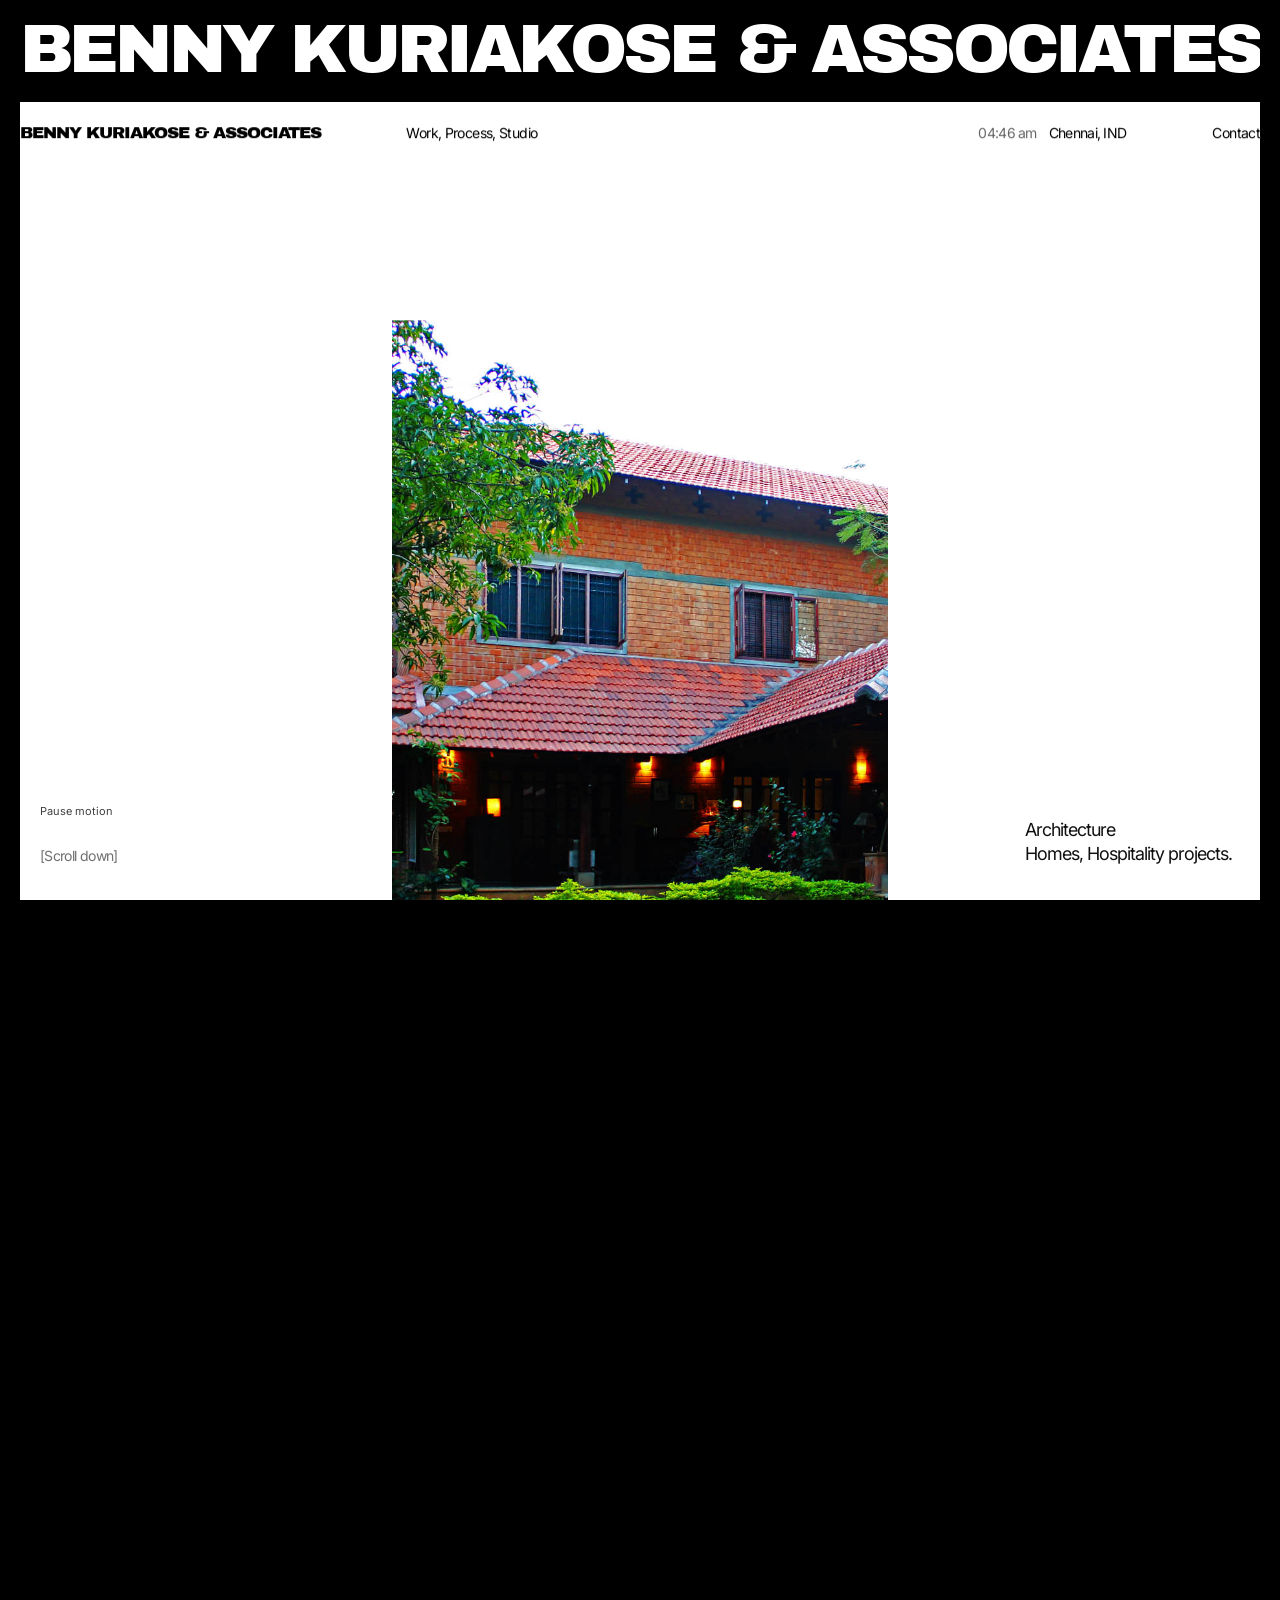
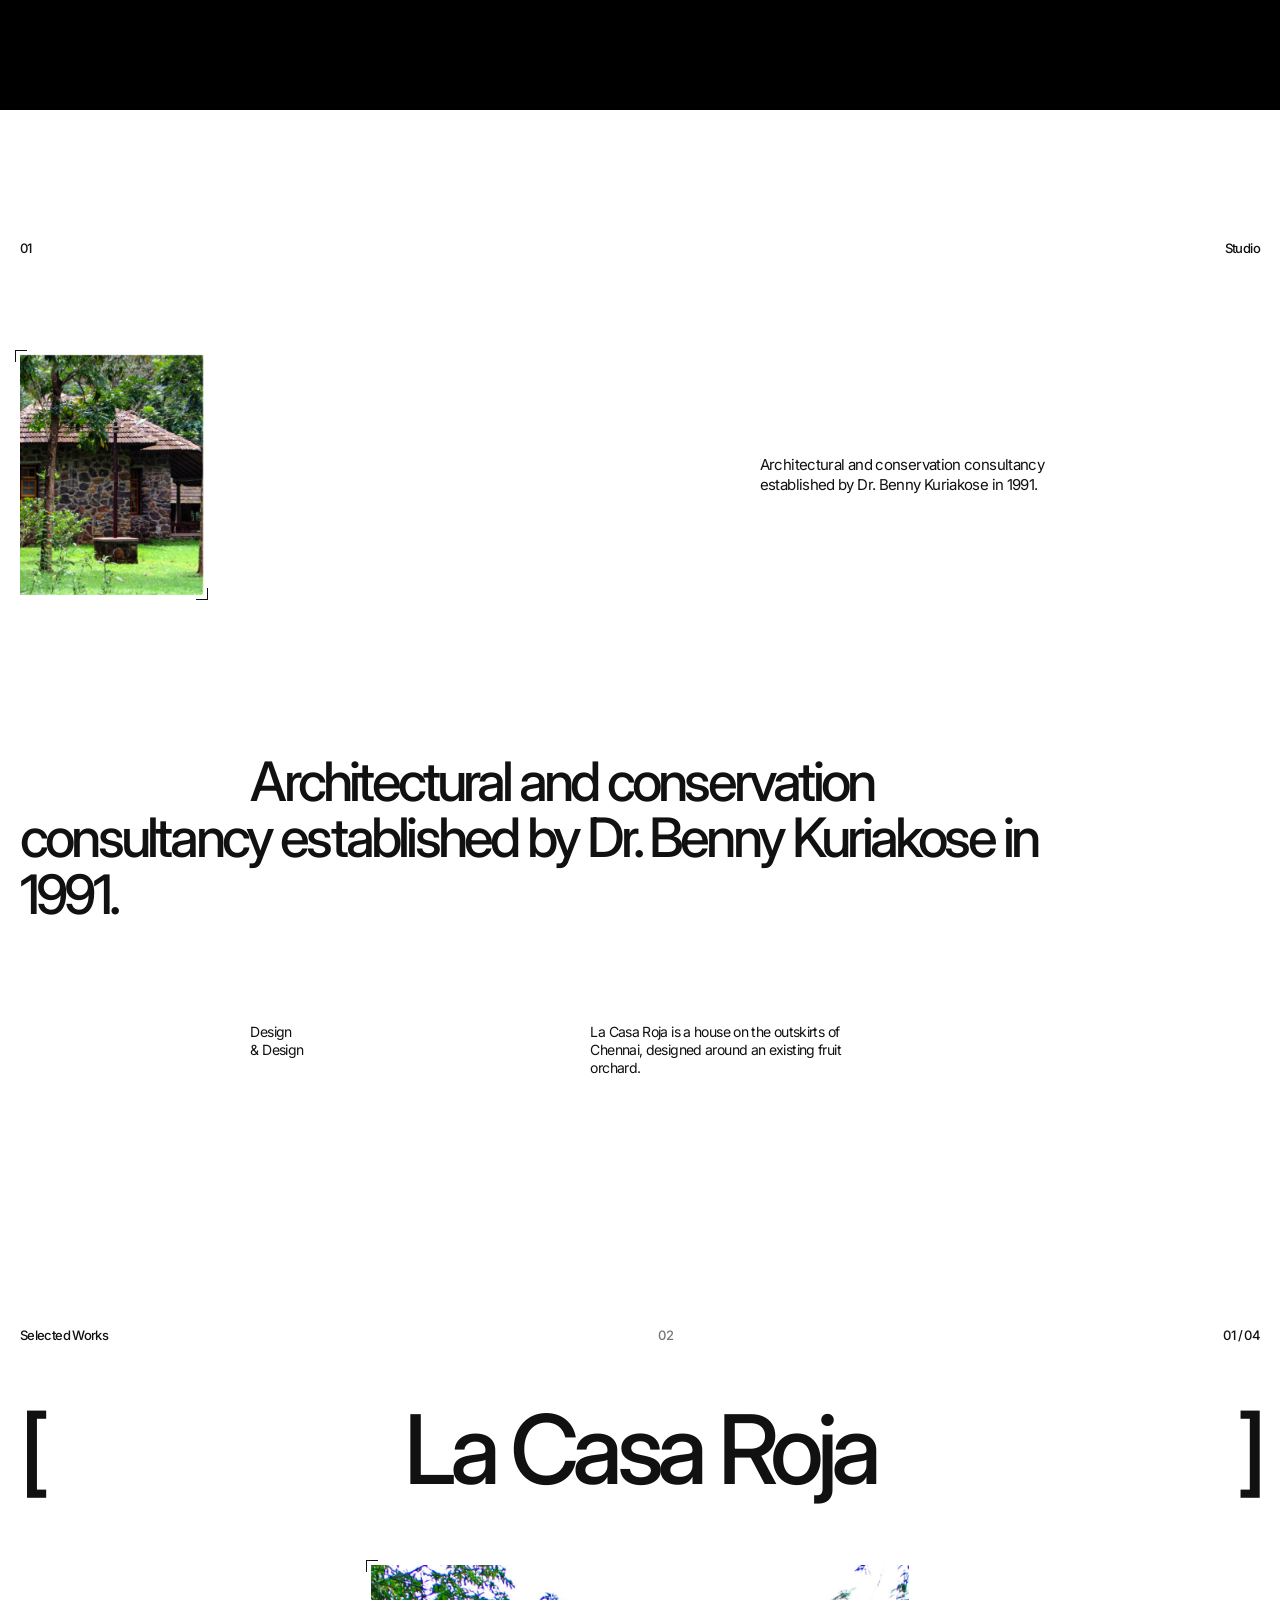
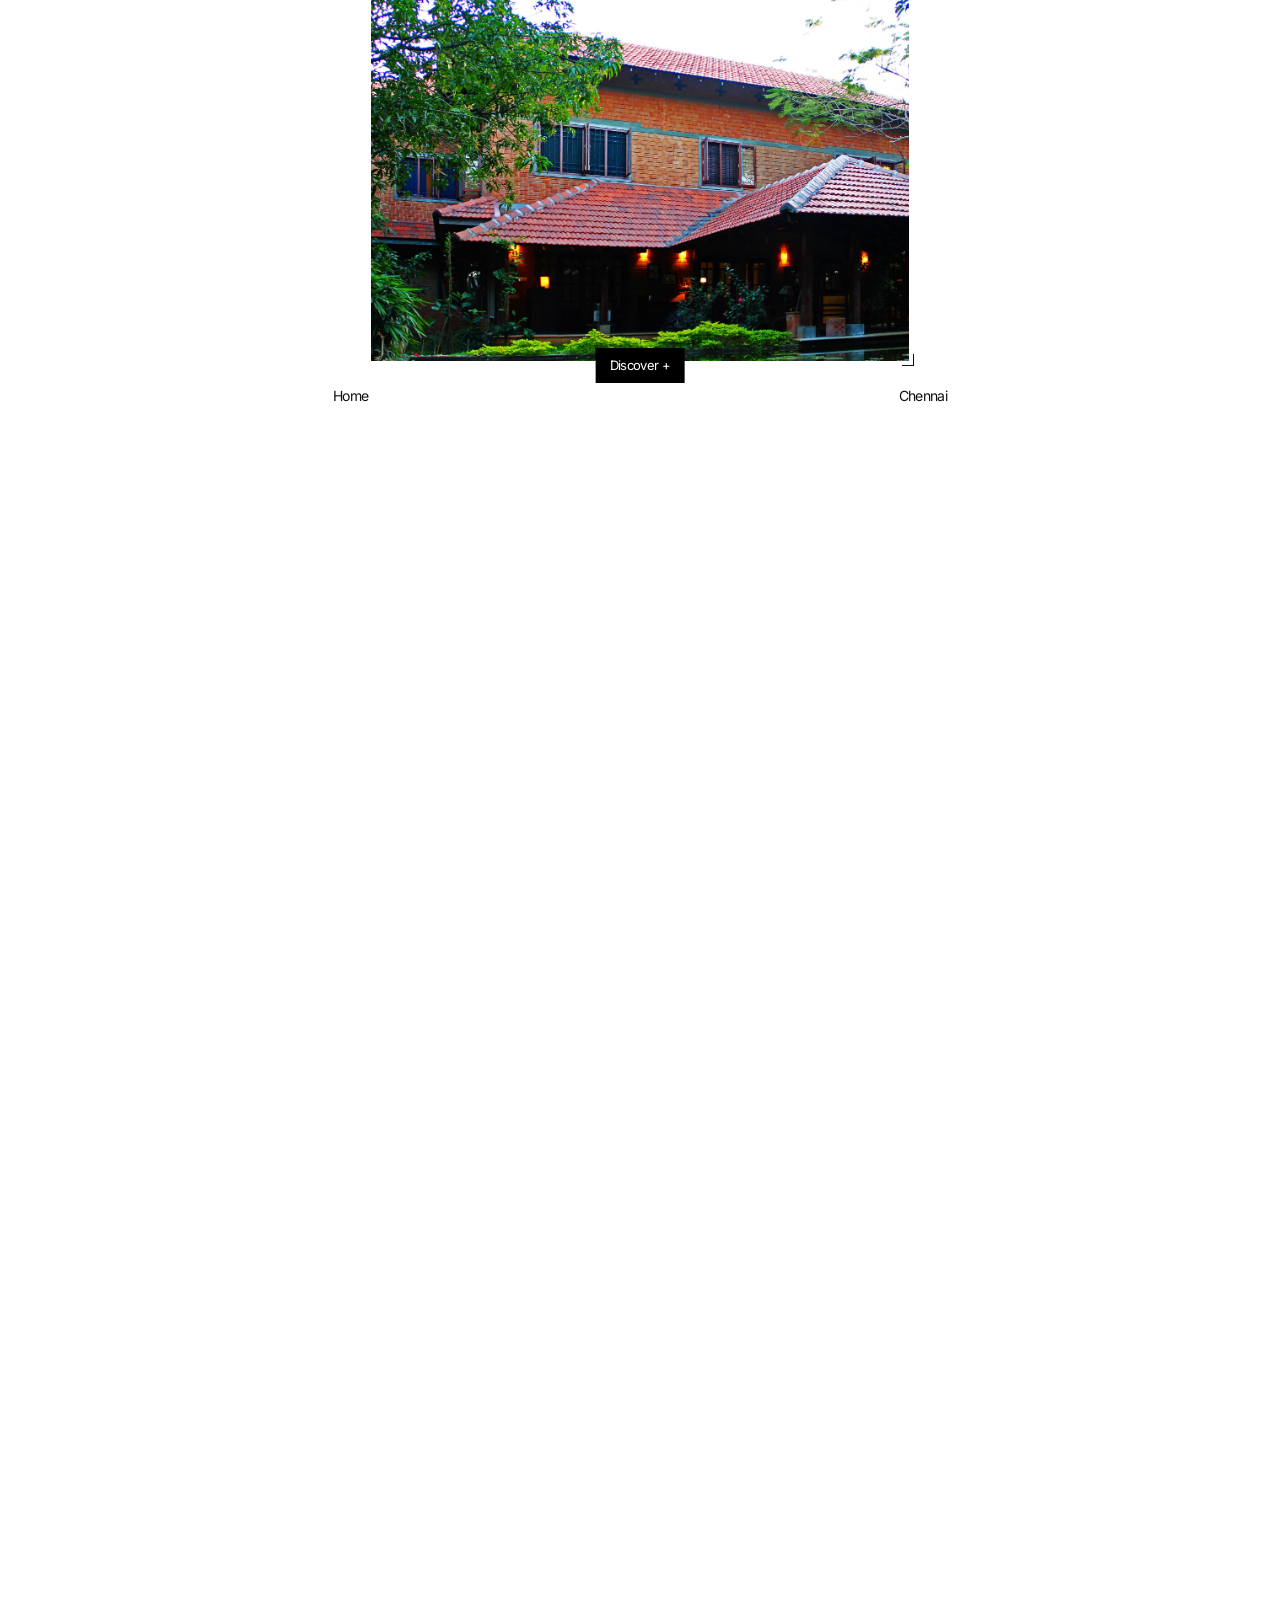
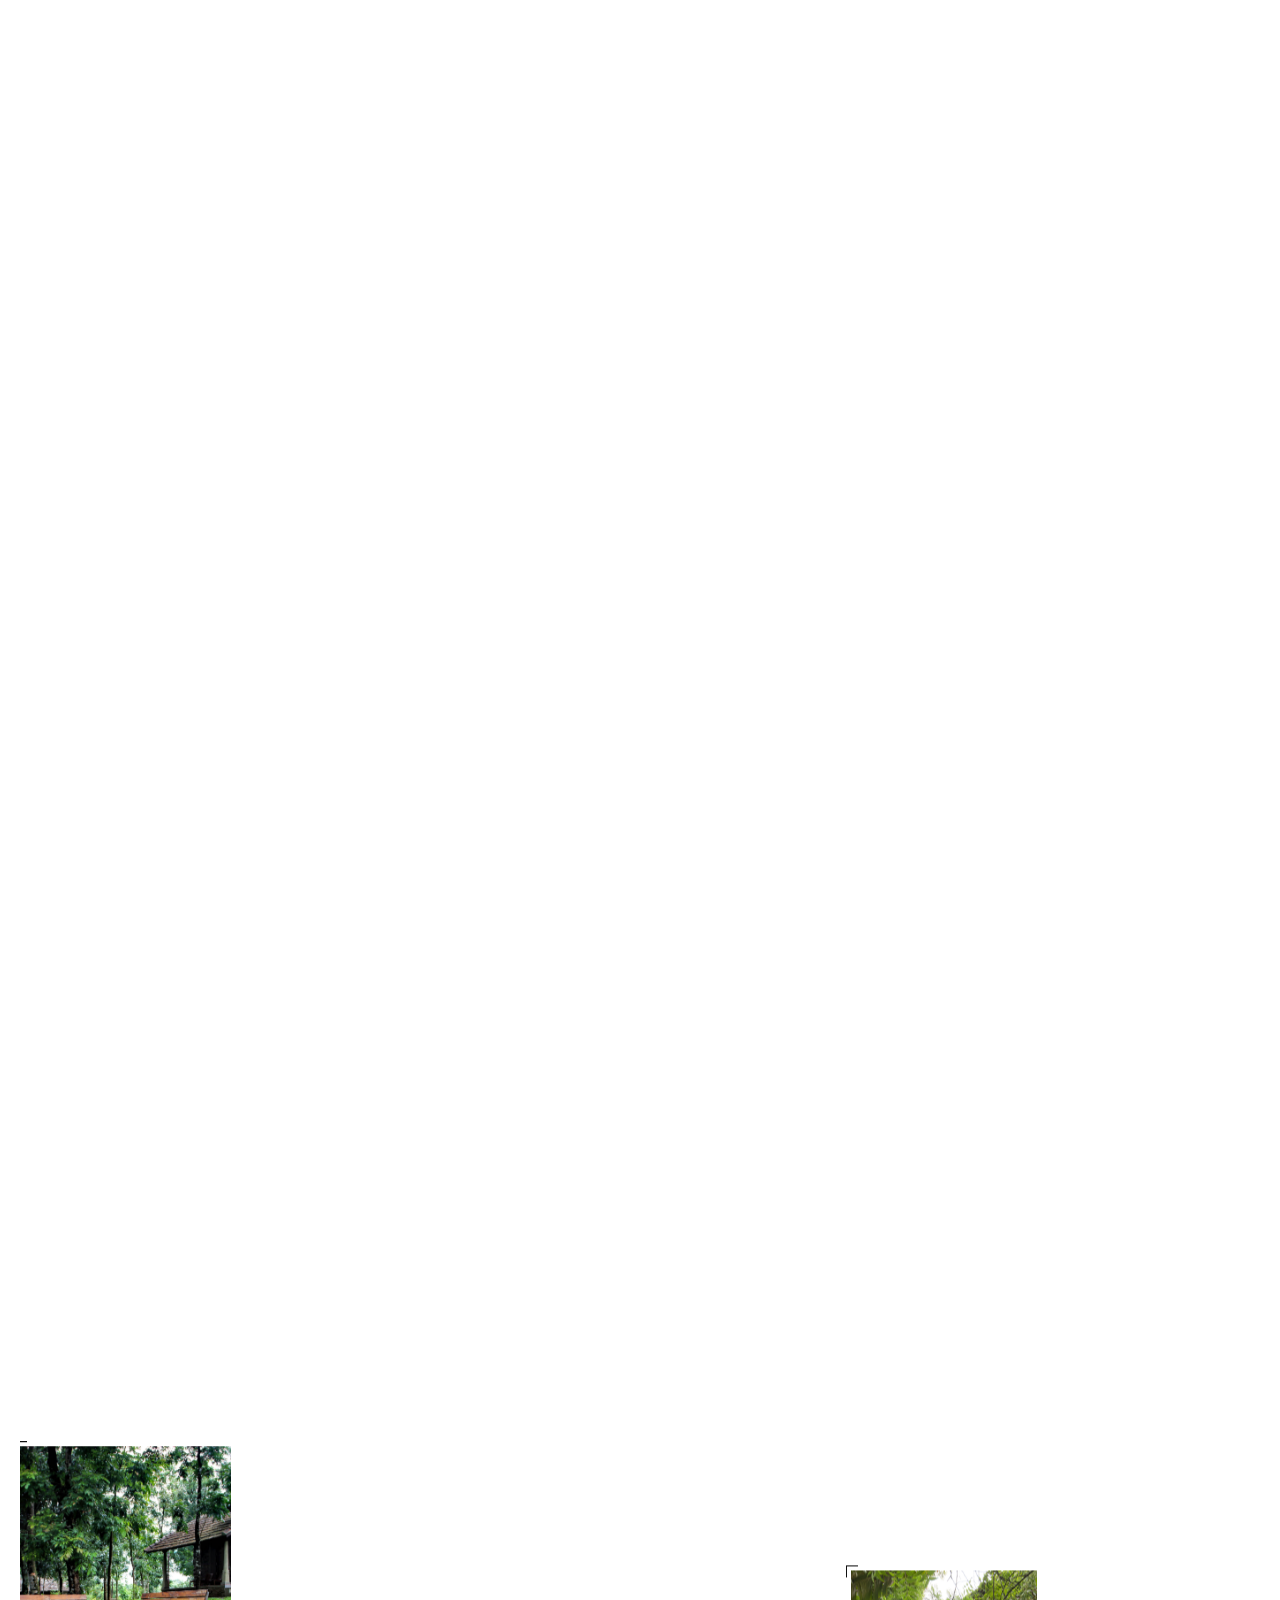
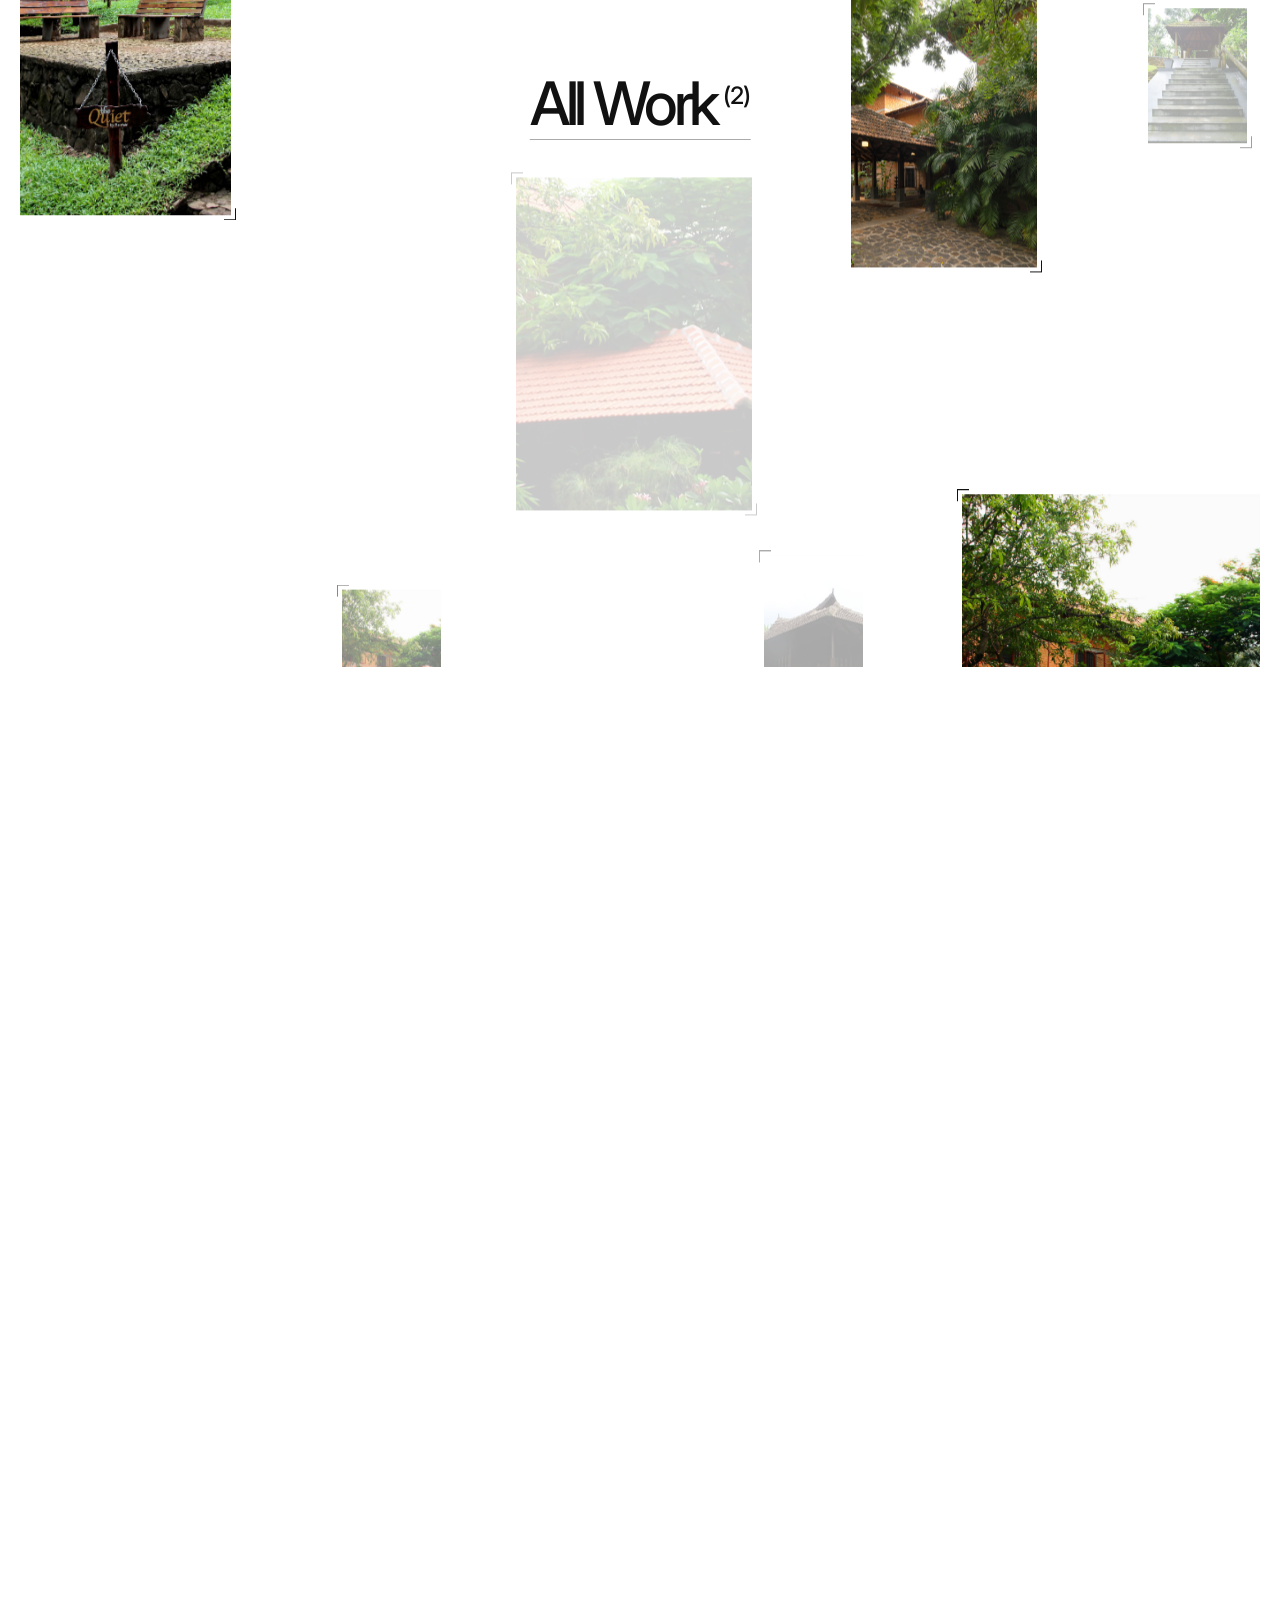
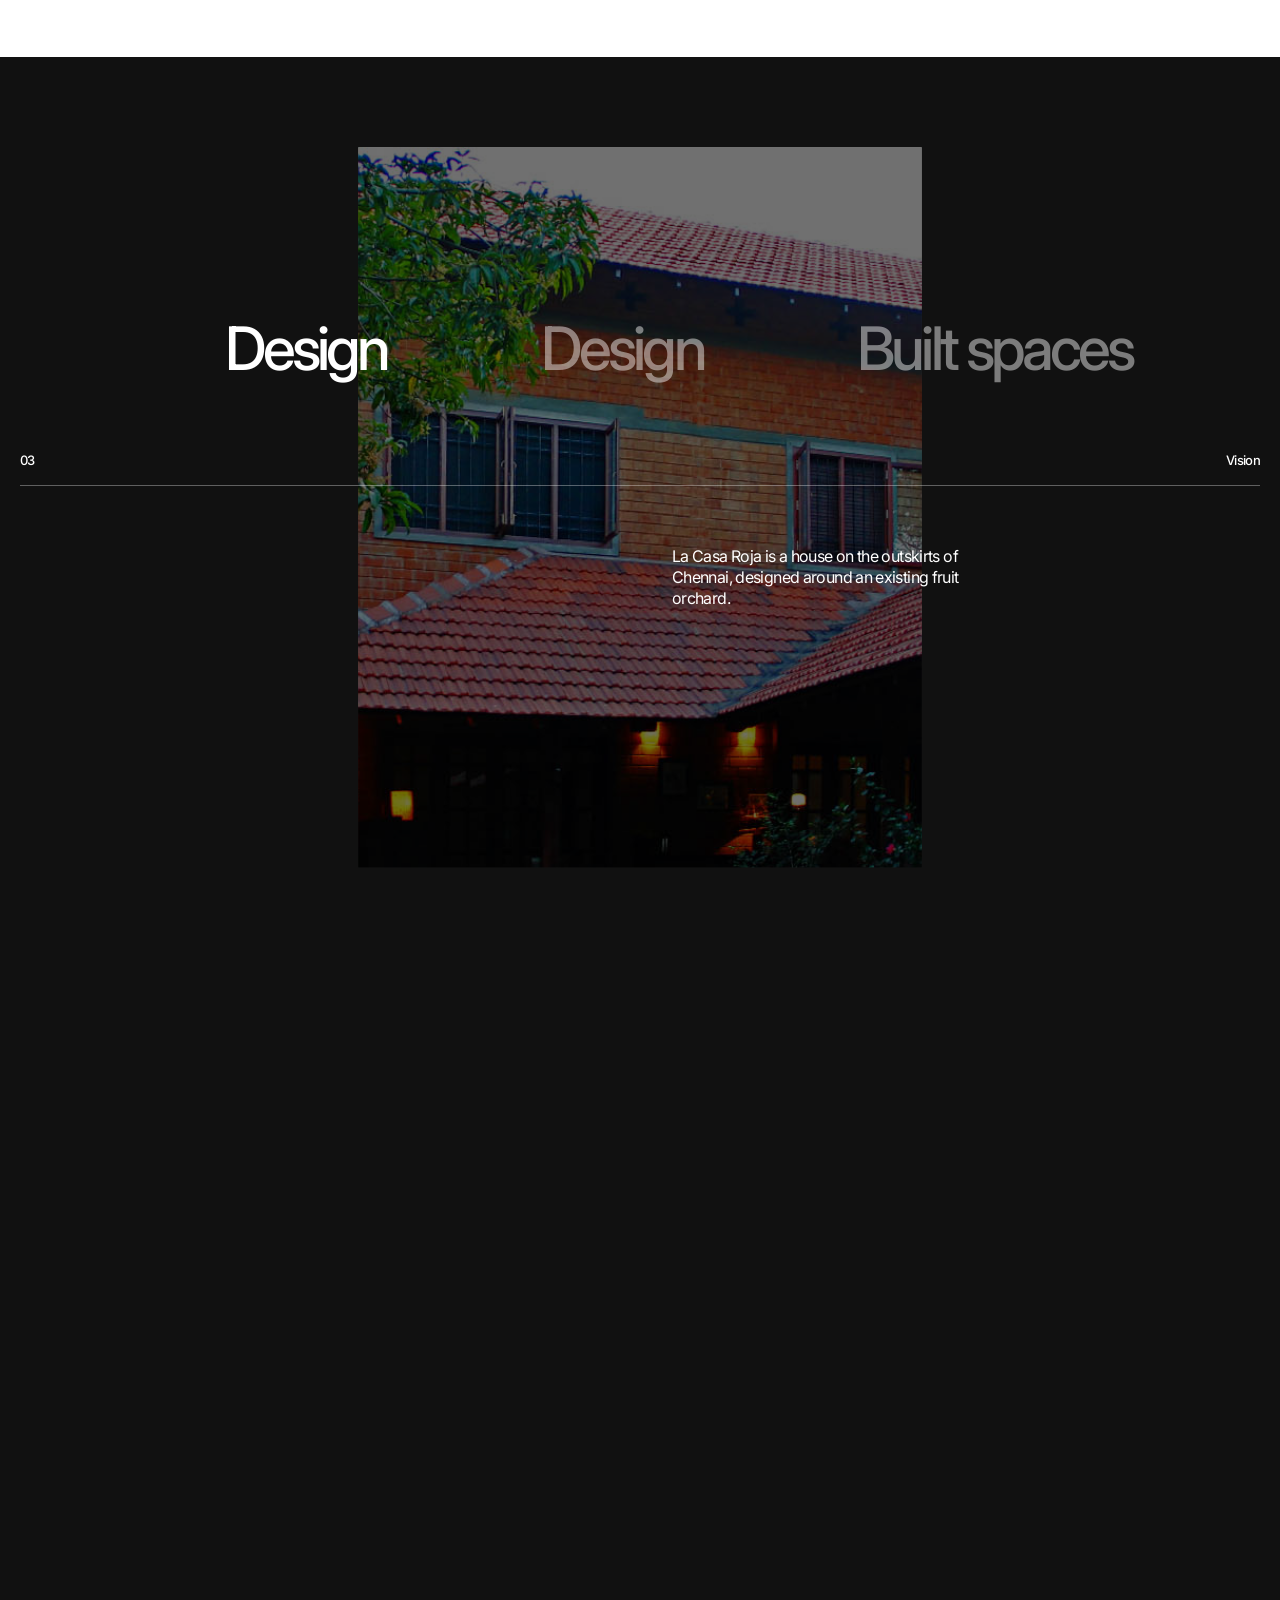
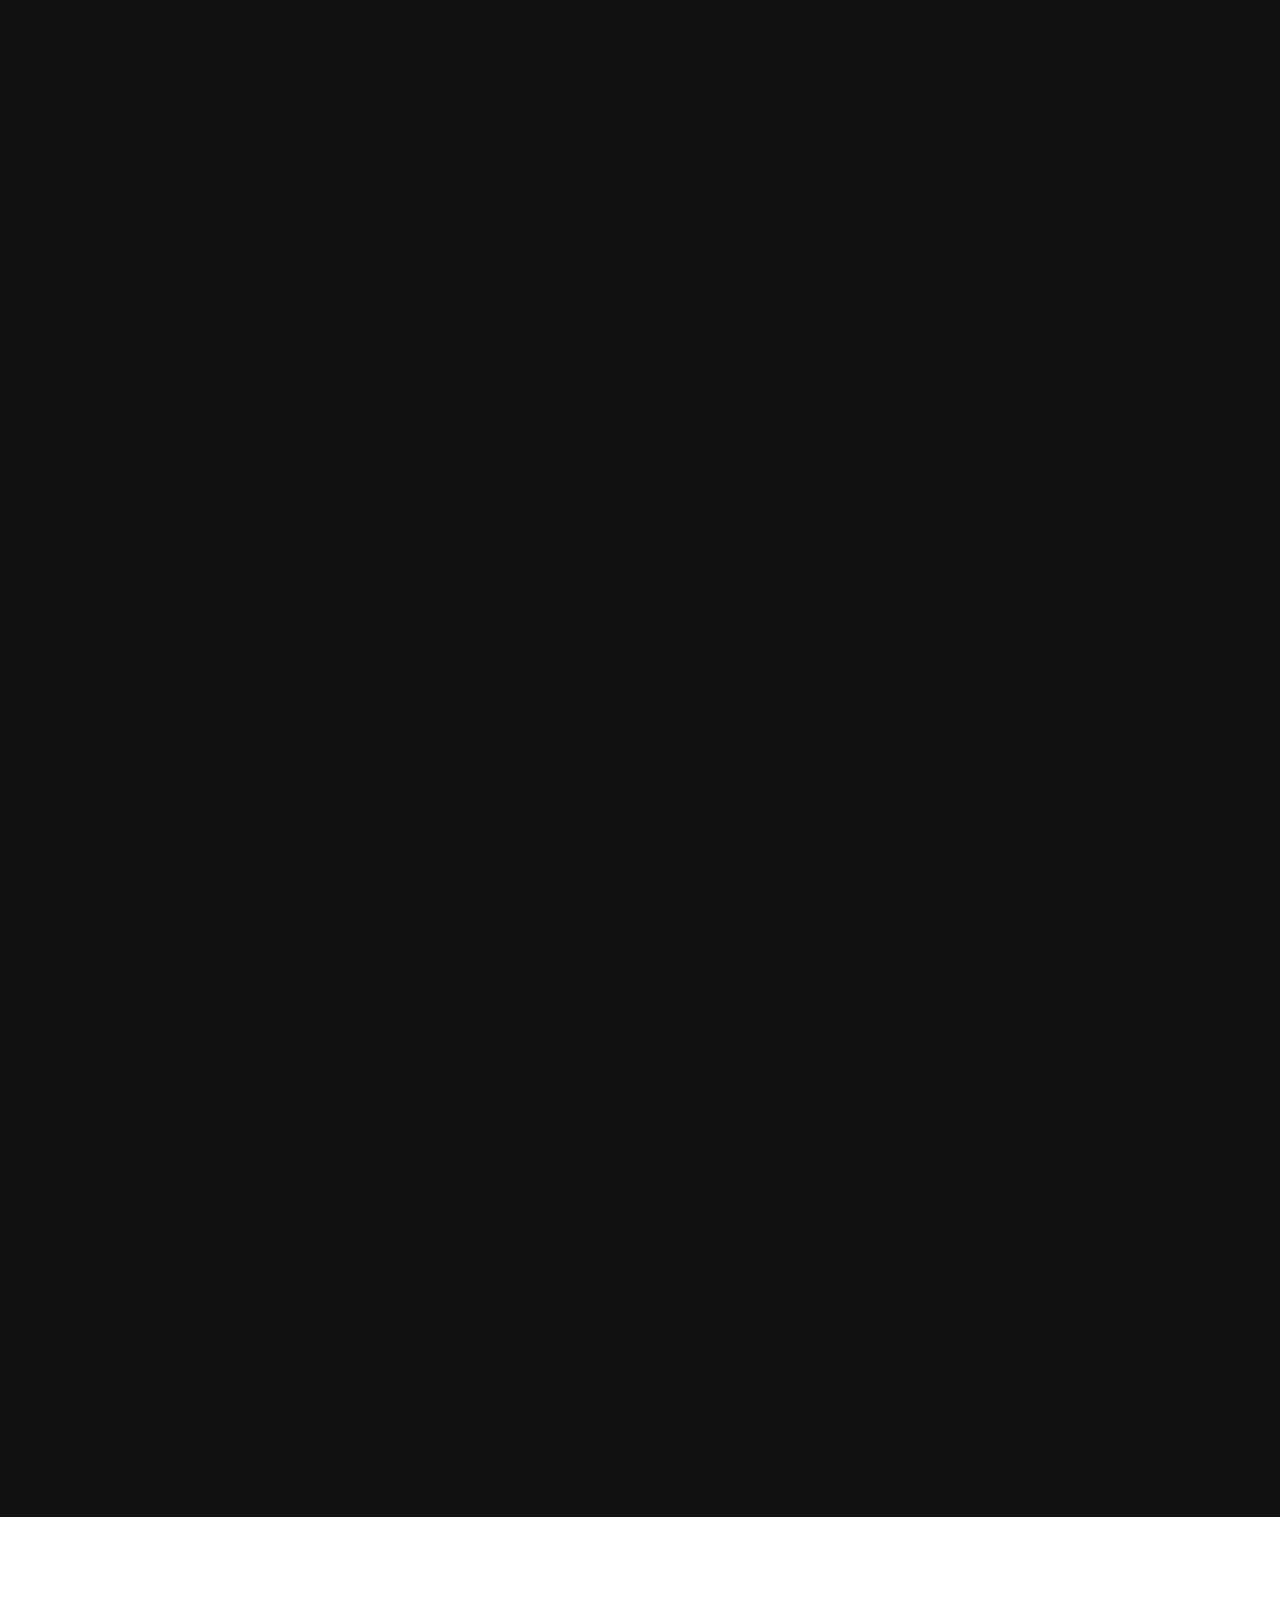
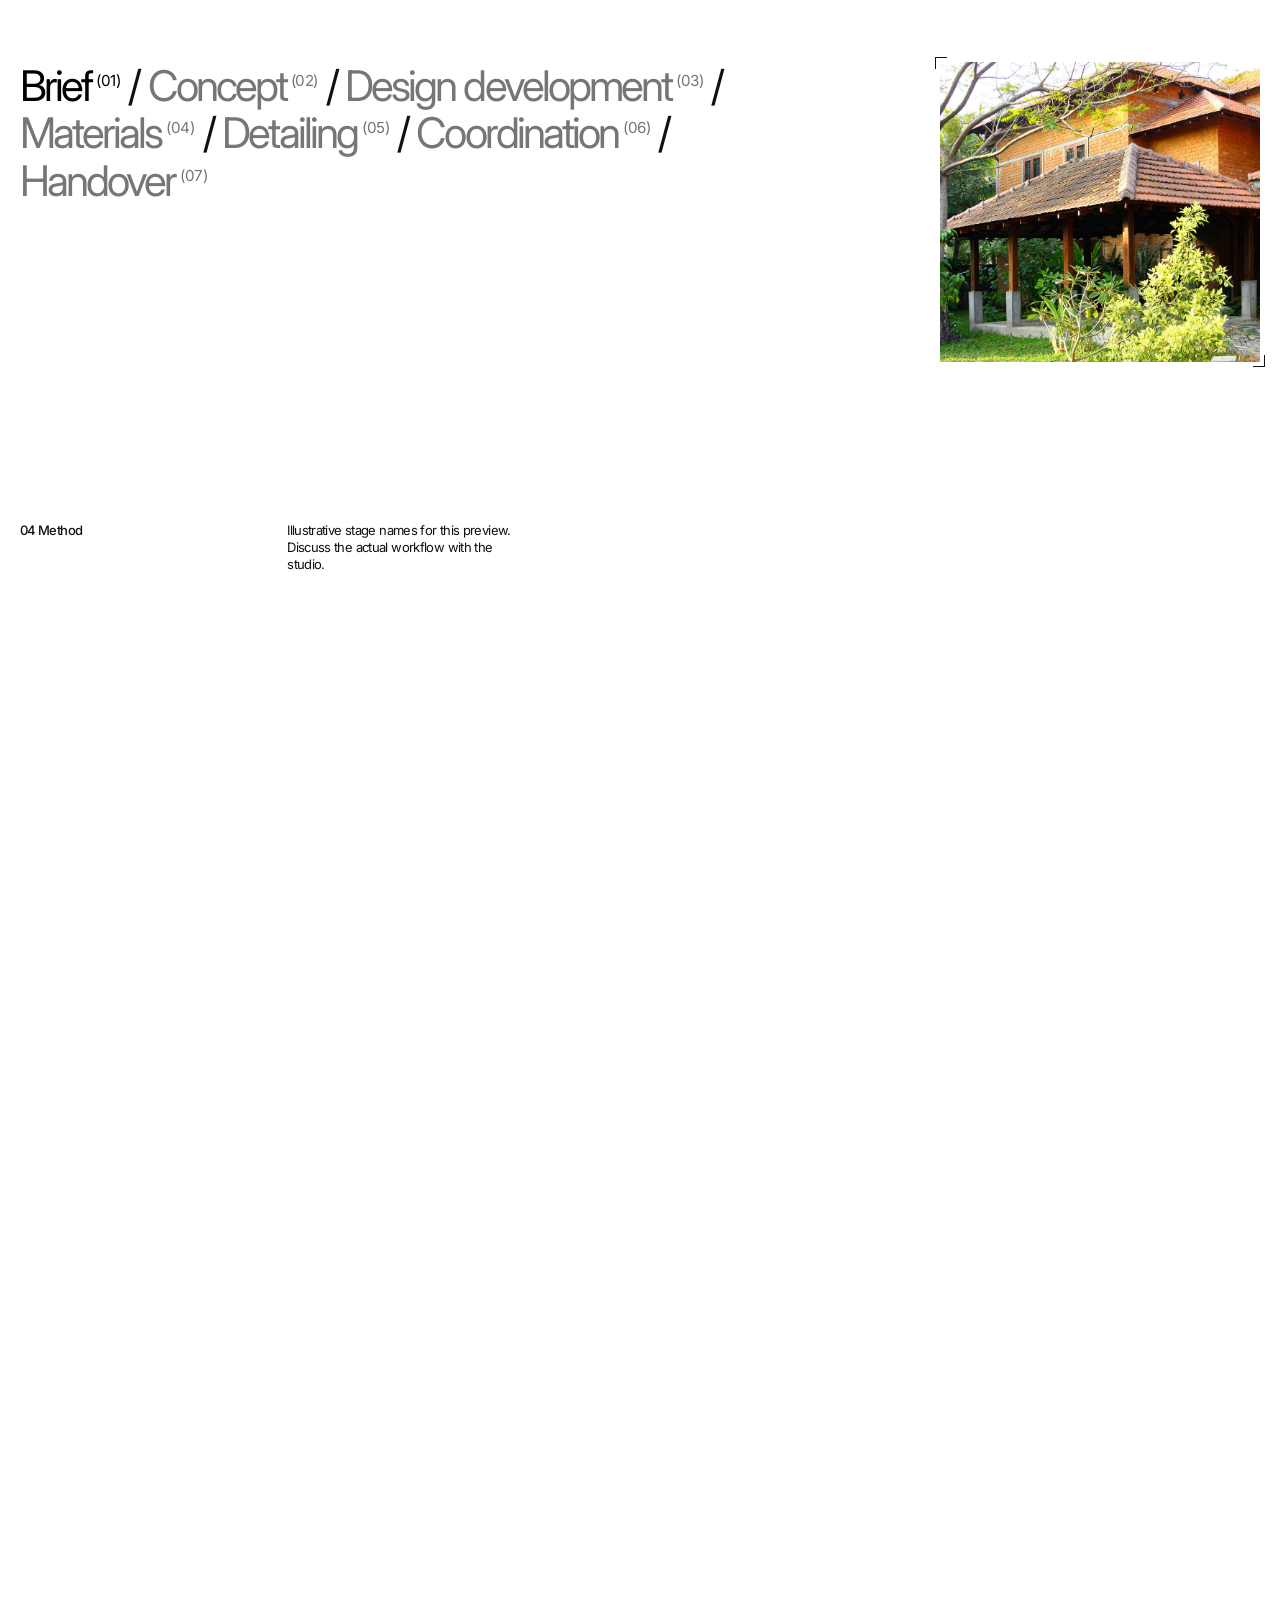
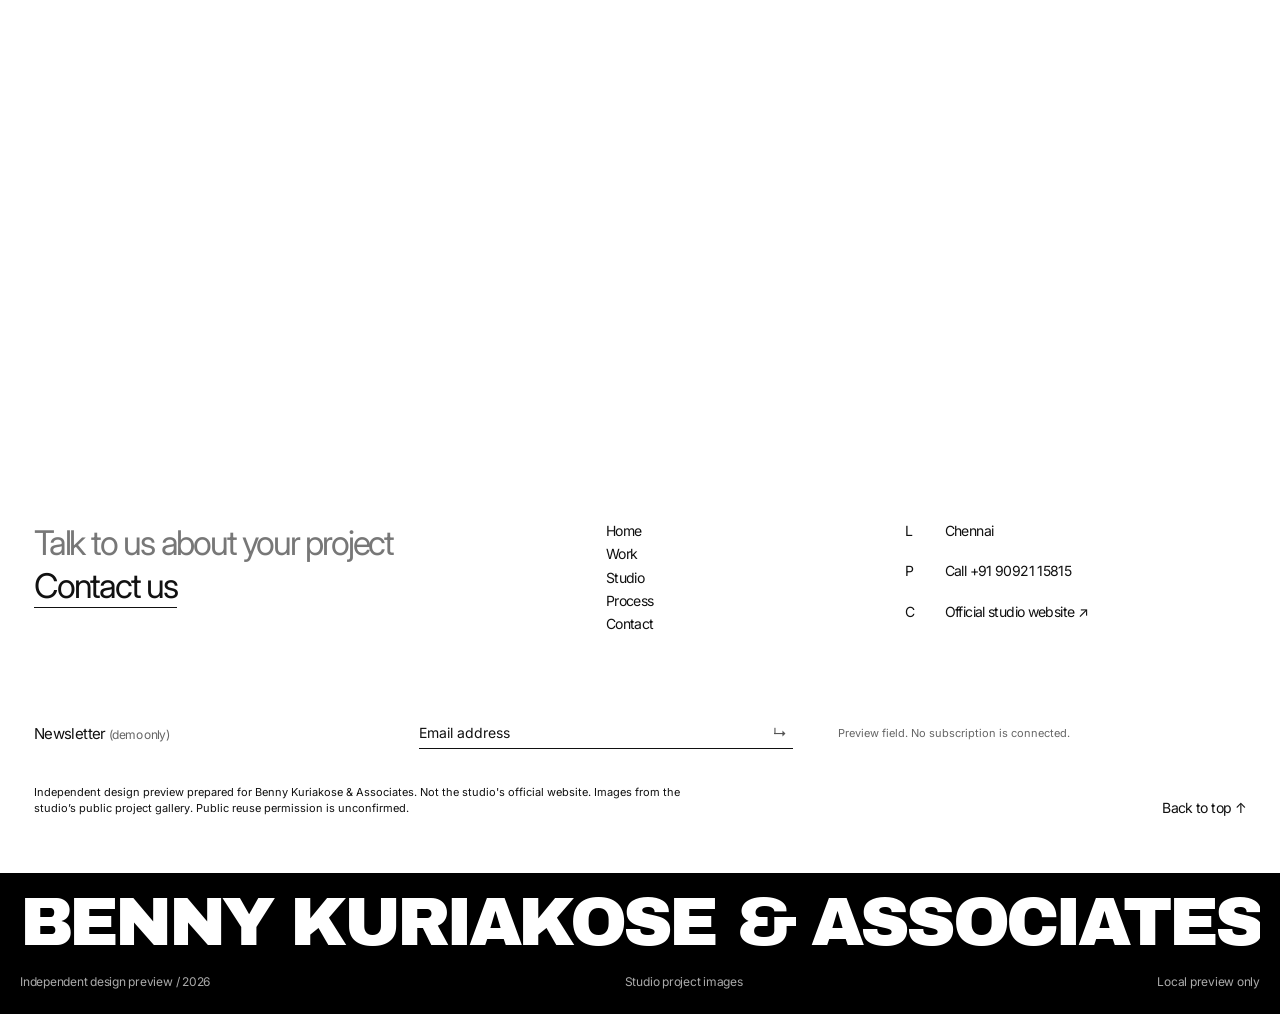
<file: index.html>
<!doctype html>
<html lang="en"><head><meta charset="utf-8"><meta name="viewport" content="width=device-width, initial-scale=1"><title>Architectural Designers &amp; Conservation Consultants | Benny Kuriakose &amp; Associates</title><meta name="description" content="Architectural and conservation consultancy established by Dr. Benny Kuriakose in 1991."><link rel="stylesheet" href="base.css"><link rel="stylesheet" href="brand.css"><link rel="stylesheet" href="hero.css"><link rel="license" href="assets/fonts/archivo-black/OFL.txt"><link rel="license" href="assets/fonts/inter/OFL.txt"><script src="runtime.js" defer></script><script src="hero.js" defer></script></head><body><a class="dk-skip-link" href="#main">Skip to content</a><header class="dk-header">
<a class="dk-wordmark" href="index.html" aria-label="Benny Kuriakose &amp; Associates home">BENNY KURIAKOSE &amp; ASSOCIATES</a>
<button class="dk-menu" aria-controls="dk-nav" aria-expanded="false" hidden><span class="dk-menu-label">Menu</span> <span aria-hidden="true">+</span></button>
<nav class="dk-nav" id="dk-nav" aria-label="Main navigation"><a href="work.html">Work</a><a href="process.html">Process</a><a href="studio.html">Studio</a><a class="nav-contact" href="contact.html">Contact</a></nav>
<div class="local-time"><time data-mumbai-time>IST</time> <span>Chennai, IND</span></div>
</header>
<div class="page-loader" aria-hidden="true"><div class="loader-meta">Benny Kuriakose &amp; Associates<br>Design</div><div class="loader-city">Chennai, IND</div><div class="loader-word">BENNY KURIAKOSE &amp; ASSOCIATES</div><div class="loader-bottom">Loading <span data-loader-counter>0</span>%</div></div>
<div class="page-curtain" aria-hidden="true"><i></i><i></i><i></i></div>
<main id="main"><div class="home-experience">
<section class="hero-scroll" id="opening" data-dk-motion aria-label="Benny portfolio opening">
<div class="hero-sticky">
<h1 class="giant-wordmark hero-wordmark"><span>BENNY KURIAKOSE &amp; ASSOCIATES</span></h1>
<div class="hero-paper">
<div class="hero-frame ticks"><img src="assets/img/p1-cover.jpg" alt="La Casa Roja, portfolio image" fetchpriority="high"><span class="hero-line" aria-hidden="true"></span></div>
<p class="hero-scroll-label">[Scroll down]</p><p class="hero-caption">Architecture<br>Homes, Hospitality projects.</p>
<button class="motion-control" data-dk-motion-toggle hidden><span data-dk-motion-label>Pause</span> motion</button>
</div></div></section>

<section class="studio-intro chapter" id="studio" data-section-name="Studio" data-section-link="studio.html">
<div class="chapter-label"><span>01</span><span>Studio</span></div>
<a class="intro-image ticks" href="studio.html"><img src="assets/img/photo-02.jpg" alt="Quiet By The River Resort, portfolio image" ></a>
<p class="intro-note">Architectural and conservation consultancy established by Dr. Benny Kuriakose in 1991.</p>
<div class="studio-statement"><h2>Architectural and conservation consultancy established by Dr. Benny Kuriakose in 1991.</h2>
<div class="statement-notes"><span>Design<br>&amp; Design</span><p>La Casa Roja is a house on the outskirts of Chennai, designed around an existing fruit orchard.</p></div></div>
</section>
<section class="selected-scroll chapter" id="selected" data-section-name="Selected Work" data-section-link="work.html">
<div class="selected-sticky"><div class="chapter-label"><span>Selected Works</span><span>02</span><span class="project-counter">01 / 04</span></div>
<h2 class="sr-only">Selected work</h2><div class="selected-deck"><article class="selected-project is-active" data-project-index="0" data-project-name="La Casa Roja" data-project-route="project-la-casa-roja.html">
<h3><span aria-hidden="true">[</span><a href="project-la-casa-roja.html">La Casa Roja</a><span aria-hidden="true">]</span></h3>
<a class="selected-image ticks" href="project-la-casa-roja.html"><img src="assets/img/p1-cover.jpg" alt="La Casa Roja, portfolio image" loading="eager"><span class="image-discover">Discover +</span></a>
<div class="project-meta"><span>Home</span><span>Chennai</span></div></article>
<article class="selected-project" data-project-index="1" data-project-name="Quiet By The River Resort" data-project-route="project-quiet-by-the-river-resort.html">
<h3><span aria-hidden="true">[</span><a href="project-quiet-by-the-river-resort.html">Quiet By The River Resort</a><span aria-hidden="true">]</span></h3>
<a class="selected-image ticks" href="project-quiet-by-the-river-resort.html"><img src="assets/img/p2-cover.jpg" alt="Quiet By The River Resort, portfolio image" loading="eager"><span class="image-discover">Discover +</span></a>
<div class="project-meta"><span>Hospitality</span><span>Periyar river, Malayattoor forest</span></div></article>
<article class="selected-project" data-project-index="2" data-project-name="La Casa Roja" data-project-route="project-la-casa-roja.html">
<h3><span aria-hidden="true">[</span><a href="project-la-casa-roja.html">La Casa Roja</a><span aria-hidden="true">]</span></h3>
<a class="selected-image ticks" href="project-la-casa-roja.html"><img src="assets/img/p3-cover.jpg" alt="La Casa Roja, portfolio image" loading="eager"><span class="image-discover">Discover +</span></a>
<div class="project-meta"><span>Home</span><span>Chennai</span></div></article>
<article class="selected-project" data-project-index="3" data-project-name="La Casa Roja" data-project-route="project-la-casa-roja.html">
<h3><span aria-hidden="true">[</span><a href="project-la-casa-roja.html">La Casa Roja</a><span aria-hidden="true">]</span></h3>
<a class="selected-image ticks" href="project-la-casa-roja.html"><img src="assets/img/p4-cover.jpg" alt="La Casa Roja, portfolio image" loading="eager"><span class="image-discover">Discover +</span></a>
<div class="project-meta"><span>Home</span><span>Chennai</span></div></article></div></div></section>
<section class="scatter-scroll" id="all-work" data-section-name="All Work" data-section-link="work.html">
<div class="scatter-sticky"><h2><a href="work.html">All Work<sup>(2)</sup></a></h2><div class="scatter-field"><a class="scatter-image scatter-1 ticks" href="project-quiet-by-the-river-resort.html" data-drift="0.12"><img src="assets/img/photo-06.jpg" alt="Quiet By The River Resort, portfolio image" loading="eager"></a>
<a class="scatter-image scatter-2 ticks" href="project-la-casa-roja.html" data-drift="0.24"><img src="assets/img/photo-07.jpg" alt="La Casa Roja, portfolio image" loading="eager"></a>
<a class="scatter-image scatter-3 ticks" href="project-la-casa-roja.html" data-drift="0.36"><img src="assets/img/photo-08.jpg" alt="La Casa Roja, portfolio image" loading="eager"></a>
<a class="scatter-image scatter-4 ticks" href="project-quiet-by-the-river-resort.html" data-drift="0.12"><img src="assets/img/photo-09.jpg" alt="Quiet By The River Resort, portfolio image" loading="eager"></a>
<a class="scatter-image scatter-5 ticks" href="project-la-casa-roja.html" data-drift="0.24"><img src="assets/img/photo-10.jpg" alt="La Casa Roja, portfolio image" loading="eager"></a>
<a class="scatter-image scatter-6 ticks" href="project-la-casa-roja.html" data-drift="0.36"><img src="assets/img/p4-cover.jpg" alt="La Casa Roja, portfolio image" loading="eager"></a>
<a class="scatter-image scatter-7 ticks" href="project-la-casa-roja.html" data-drift="0.12"><img src="assets/img/photo-11.jpg" alt="La Casa Roja, portfolio image" loading="eager"></a>
<a class="scatter-image scatter-8 ticks" href="project-quiet-by-the-river-resort.html" data-drift="0.24"><img src="assets/img/photo-12.jpg" alt="Quiet By The River Resort, portfolio image" loading="eager"></a>
<a class="scatter-image scatter-9 ticks" href="project-la-casa-roja.html" data-drift="0.36"><img src="assets/img/photo-13.jpg" alt="La Casa Roja, portfolio image" loading="eager"></a>
<a class="scatter-image scatter-10 ticks" href="project-quiet-by-the-river-resort.html" data-drift="0.12"><img src="assets/img/photo-14.jpg" alt="Quiet By The River Resort, portfolio image" loading="eager"></a></div></div>
</section>
<section class="vision-scroll" id="vision" data-section-name="Vision" data-section-link="studio.html">
<div class="vision-sticky"><div class="vision-background"><img src="assets/img/p3-cover.jpg" alt="La Casa Roja, portfolio image" ></div>
<div class="vision-words"><h2>Design</h2><h2>Design</h2><h2>Built spaces</h2></div>
<div class="chapter-label"><span>03</span><span>Vision</span></div>
<div class="vision-copy"><p class="is-active">La Casa Roja is a house on the outskirts of Chennai, designed around an existing fruit orchard.</p><p>Surfaces, lighting and furniture, seen in the studio's project photographs.</p><p>La Casa Roja is a house on the outskirts of Chennai, designed around an existing fruit orchard.</p></div>
</div></section>
<section class="method-scroll chapter" id="method" data-section-name="Method" data-section-link="process.html">
<div class="method-sticky"><div class="method-layout"><h2 class="method-list"><a class="is-active" href="process.html" data-method-stage="0">Brief<sup>(01)</sup></a> / <a href="process.html" data-method-stage="1">Concept<sup>(02)</sup></a> / <a href="process.html" data-method-stage="2">Design development<sup>(03)</sup></a> / <a href="process.html" data-method-stage="3">Materials<sup>(04)</sup></a> / <a href="process.html" data-method-stage="4">Detailing<sup>(05)</sup></a> / <a href="process.html" data-method-stage="5">Coordination<sup>(06)</sup></a> / <a href="process.html" data-method-stage="6">Handover<sup>(07)</sup></a></h2>
<div class="method-picture ticks"><img src="assets/img/photo-15.jpg" alt="La Casa Roja, portfolio image" class="is-active" loading="eager"><img src="assets/img/photo-12.jpg" alt="Quiet By The River Resort, portfolio image" class="" loading="eager"><img src="assets/img/photo-10.jpg" alt="La Casa Roja, portfolio image" class="" loading="eager"><img src="assets/img/photo-14.jpg" alt="Quiet By The River Resort, portfolio image" class="" loading="eager"><img src="assets/img/photo-08.jpg" alt="La Casa Roja, portfolio image" class="" loading="eager"><img src="assets/img/p4-cover.jpg" alt="La Casa Roja, portfolio image" class="" loading="eager"><img src="assets/img/photo-09.jpg" alt="Quiet By The River Resort, portfolio image" class="" loading="eager"></div></div>
<div class="chapter-label"><span>04 Method</span><p>Illustrative stage names for this preview.<br>Discuss the actual workflow with the studio.</p></div></div>
</section>
</div>
<a class="section-pill" href="studio.html"><span data-pill-label>Studio</span><span>Discover +</span></a>
</main><footer class="dk-footer" id="contact-footer">
<div class="footer-paper">
<div class="footer-top"><div class="footer-invite"><p>Talk to us about your project</p><a href="contact.html">Contact us</a></div>
<nav aria-label="Footer navigation"><a href="index.html">Home</a><a href="work.html">Work</a><a href="studio.html">Studio</a><a href="process.html">Process</a><a href="contact.html">Contact</a></nav>
<div class="footer-contact"><div><span>L</span><p>Chennai</p></div><div><span>P</span><div class="dk-contact-links"><a href="tel:+919092115815">Call +91 90921 15815</a></div></div><div><span>C</span><a href="https://www.bennykuriakose.com/">Official studio website ↗</a></div></div></div>
<div class="footer-newsletter"><label for="preview-newsletter">Newsletter <span>(demo only)</span></label><div class="newsletter-field"><input id="preview-newsletter" type="email" placeholder="Email address" aria-describedby="newsletter-preview" disabled><button type="button" aria-label="Newsletter preview only" disabled>↳</button></div><p id="newsletter-preview">Preview field. No subscription is connected.</p></div>
<div class="footer-bottom"><p class="demo-note">Independent design preview prepared for Benny Kuriakose &amp; Associates. Not the studio&#x27;s official website. Images from the studio’s public project gallery. Public reuse permission is unconfirmed.</p><a href="#main">Back to top ↑</a></div>
</div><div class="footer-black"><div class="giant-wordmark"><span>BENNY KURIAKOSE &amp; ASSOCIATES</span></div><div class="footer-legal"><span>Independent design preview / 2026</span><span>Studio project images</span><span>Local preview only</span></div></div></footer>
</body></html>
</file>
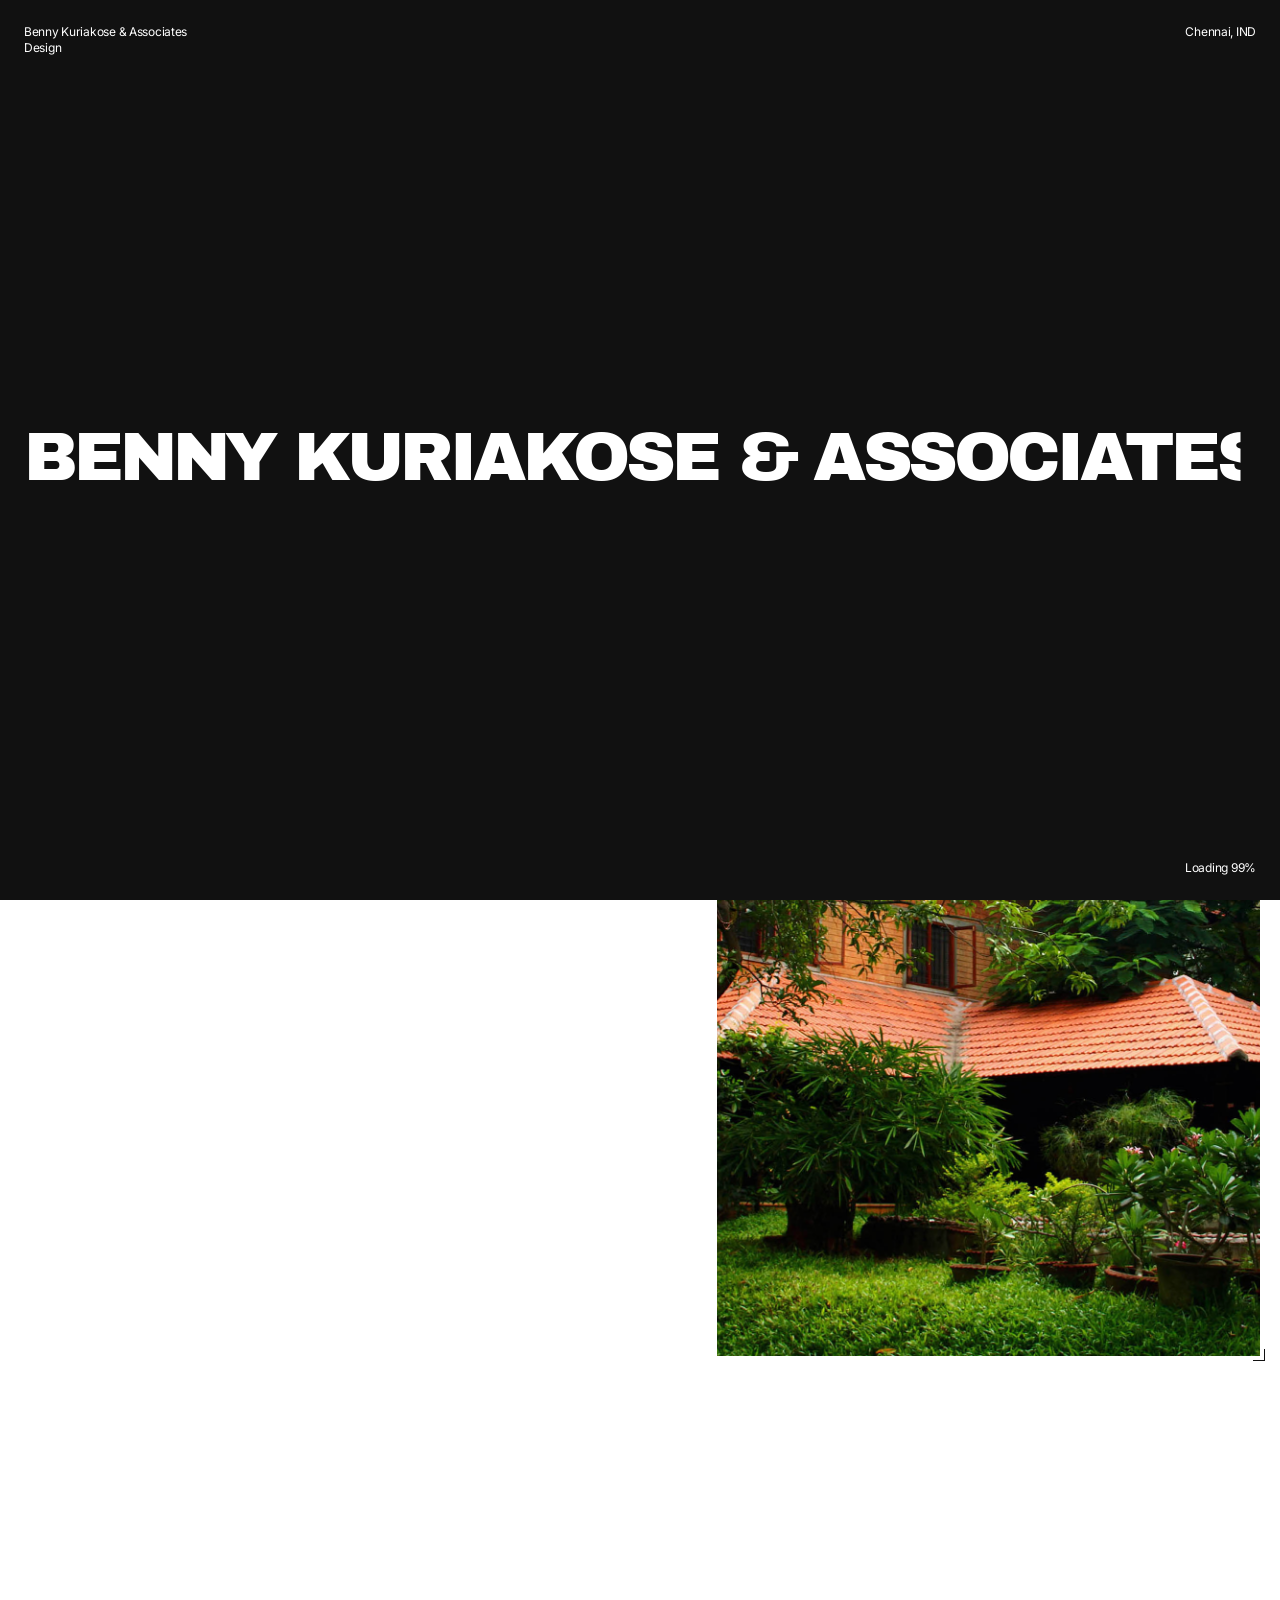
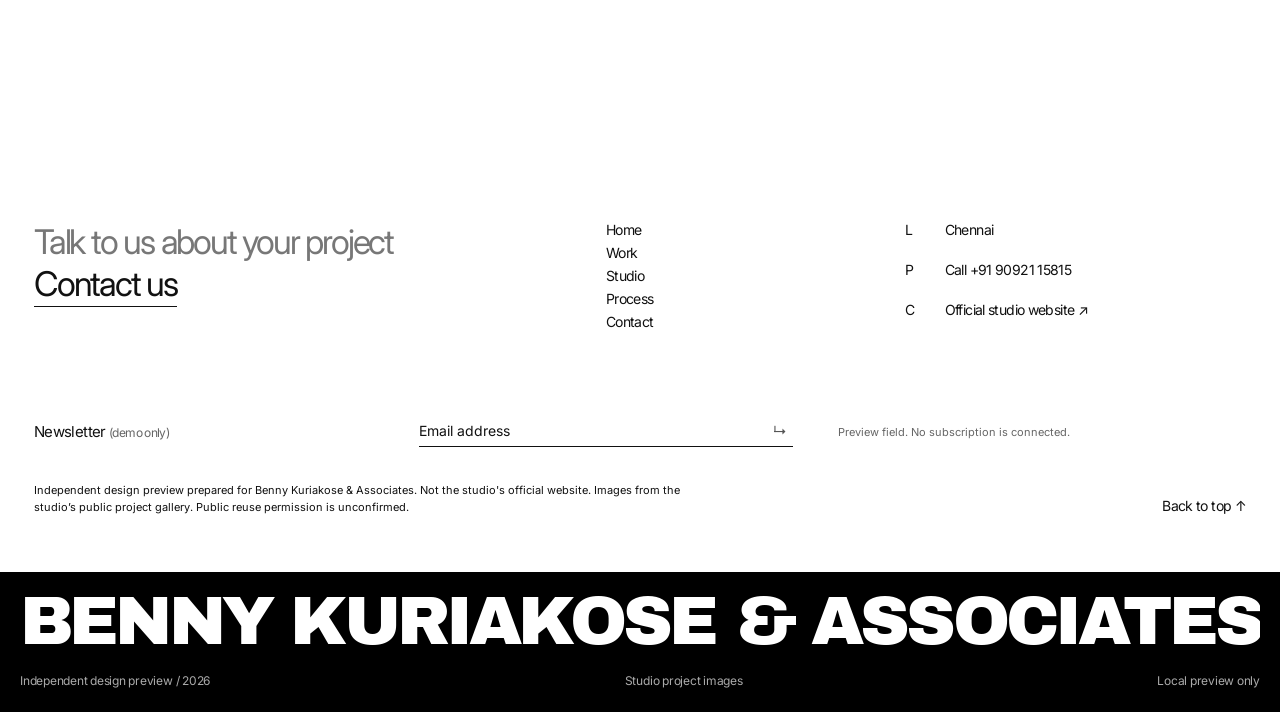
<file: contact.html>
<!doctype html>
<html lang="en"><head><meta charset="utf-8"><meta name="viewport" content="width=device-width, initial-scale=1"><title>Contact | Benny Kuriakose &amp; Associates</title><meta name="description" content="Architectural and conservation consultancy established by Dr. Benny Kuriakose in 1991."><link rel="stylesheet" href="base.css"><link rel="stylesheet" href="brand.css"><link rel="stylesheet" href="hero.css"><link rel="license" href="assets/fonts/archivo-black/OFL.txt"><link rel="license" href="assets/fonts/inter/OFL.txt"><script src="runtime.js" defer></script><script src="hero.js" defer></script></head><body><a class="dk-skip-link" href="#main">Skip to content</a><header class="dk-header">
<a class="dk-wordmark" href="index.html" aria-label="Benny Kuriakose &amp; Associates home">BENNY KURIAKOSE &amp; ASSOCIATES</a>
<button class="dk-menu" aria-controls="dk-nav" aria-expanded="false" hidden><span class="dk-menu-label">Menu</span> <span aria-hidden="true">+</span></button>
<nav class="dk-nav" id="dk-nav" aria-label="Main navigation"><a href="work.html">Work</a><a href="process.html">Process</a><a href="studio.html">Studio</a><a class="nav-contact" href="contact.html">Contact</a></nav>
<div class="local-time"><time data-mumbai-time>IST</time> <span>Chennai, IND</span></div>
</header>
<div class="page-loader" aria-hidden="true"><div class="loader-meta">Benny Kuriakose &amp; Associates<br>Design</div><div class="loader-city">Chennai, IND</div><div class="loader-word">BENNY KURIAKOSE &amp; ASSOCIATES</div><div class="loader-bottom">Loading <span data-loader-counter>0</span>%</div></div>
<div class="page-curtain" aria-hidden="true"><i></i><i></i><i></i></div>
<main id="main"><section class="route-lead"><p class="eyebrow">Start a conversation</p><h1>Contact</h1><p>Talk to the studio about your space.</p></section><div class="contact-page"><div><p class="dk-lead">Call Benny Kuriakose &amp; Associates to discuss your project.</p><div class="dk-contact-links"><a href="tel:+919092115815">Call +91 90921 15815</a></div><p>Chennai</p><a href="https://www.bennykuriakose.com/">Official studio website ↗</a><p class="contact-preview">Independent design preview prepared for Benny Kuriakose &amp; Associates. Not the studio&#x27;s official website. Images from the studio’s public project gallery. Public reuse permission is unconfirmed.</p></div><figure class="route-portrait ticks"><img src="assets/img/photo-08.jpg" alt="La Casa Roja, portfolio image" ></figure></div>
</main><footer class="dk-footer" id="contact-footer">
<div class="footer-paper">
<div class="footer-top"><div class="footer-invite"><p>Talk to us about your project</p><a href="contact.html">Contact us</a></div>
<nav aria-label="Footer navigation"><a href="index.html">Home</a><a href="work.html">Work</a><a href="studio.html">Studio</a><a href="process.html">Process</a><a href="contact.html">Contact</a></nav>
<div class="footer-contact"><div><span>L</span><p>Chennai</p></div><div><span>P</span><div class="dk-contact-links"><a href="tel:+919092115815">Call +91 90921 15815</a></div></div><div><span>C</span><a href="https://www.bennykuriakose.com/">Official studio website ↗</a></div></div></div>
<div class="footer-newsletter"><label for="preview-newsletter">Newsletter <span>(demo only)</span></label><div class="newsletter-field"><input id="preview-newsletter" type="email" placeholder="Email address" aria-describedby="newsletter-preview" disabled><button type="button" aria-label="Newsletter preview only" disabled>↳</button></div><p id="newsletter-preview">Preview field. No subscription is connected.</p></div>
<div class="footer-bottom"><p class="demo-note">Independent design preview prepared for Benny Kuriakose &amp; Associates. Not the studio&#x27;s official website. Images from the studio’s public project gallery. Public reuse permission is unconfirmed.</p><a href="#main">Back to top ↑</a></div>
</div><div class="footer-black"><div class="giant-wordmark"><span>BENNY KURIAKOSE &amp; ASSOCIATES</span></div><div class="footer-legal"><span>Independent design preview / 2026</span><span>Studio project images</span><span>Local preview only</span></div></div></footer>
</body></html>
</file>
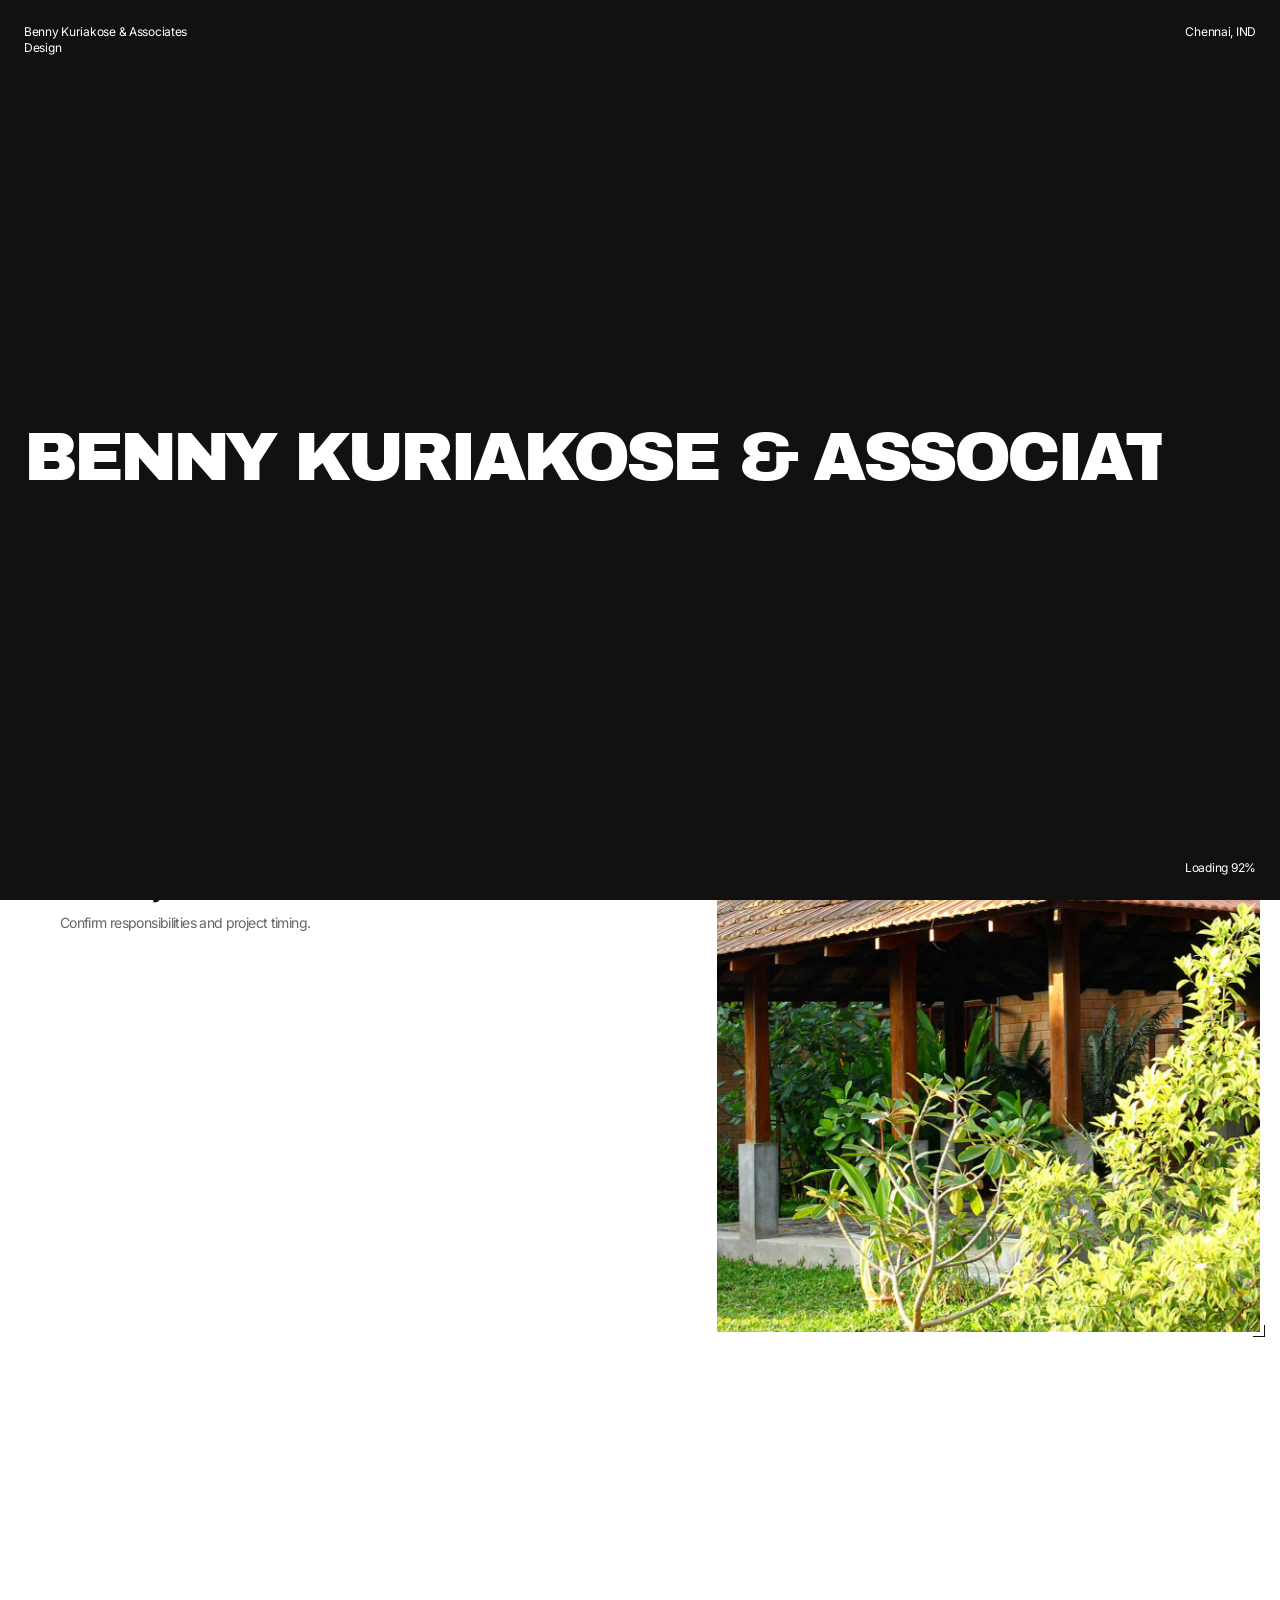
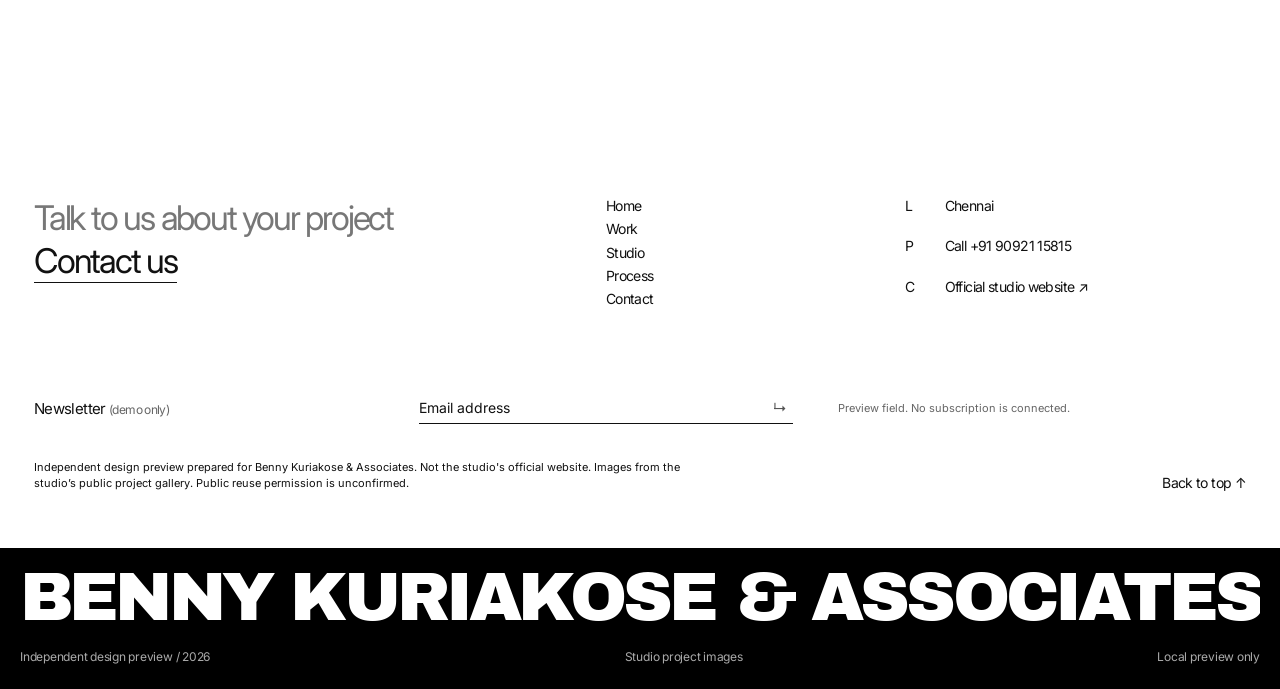
<file: process.html>
<!doctype html>
<html lang="en"><head><meta charset="utf-8"><meta name="viewport" content="width=device-width, initial-scale=1"><title>Approach | Benny Kuriakose &amp; Associates</title><meta name="description" content="Architectural and conservation consultancy established by Dr. Benny Kuriakose in 1991."><link rel="stylesheet" href="base.css"><link rel="stylesheet" href="brand.css"><link rel="stylesheet" href="hero.css"><link rel="license" href="assets/fonts/archivo-black/OFL.txt"><link rel="license" href="assets/fonts/inter/OFL.txt"><script src="runtime.js" defer></script><script src="hero.js" defer></script></head><body><a class="dk-skip-link" href="#main">Skip to content</a><header class="dk-header">
<a class="dk-wordmark" href="index.html" aria-label="Benny Kuriakose &amp; Associates home">BENNY KURIAKOSE &amp; ASSOCIATES</a>
<button class="dk-menu" aria-controls="dk-nav" aria-expanded="false" hidden><span class="dk-menu-label">Menu</span> <span aria-hidden="true">+</span></button>
<nav class="dk-nav" id="dk-nav" aria-label="Main navigation"><a href="work.html">Work</a><a href="process.html">Process</a><a href="studio.html">Studio</a><a class="nav-contact" href="contact.html">Contact</a></nav>
<div class="local-time"><time data-mumbai-time>IST</time> <span>Chennai, IND</span></div>
</header>
<div class="page-loader" aria-hidden="true"><div class="loader-meta">Benny Kuriakose &amp; Associates<br>Design</div><div class="loader-city">Chennai, IND</div><div class="loader-word">BENNY KURIAKOSE &amp; ASSOCIATES</div><div class="loader-bottom">Loading <span data-loader-counter>0</span>%</div></div>
<div class="page-curtain" aria-hidden="true"><i></i><i></i><i></i></div>
<main id="main"><section class="route-lead"><p class="eyebrow">Process / 04</p><h1>Approach</h1></section><div class="process-page"><div class="route-content"><p class="dk-lead">Illustrative discussion stages. Confirm the actual workflow with the studio.</p><section class="dk-section dk-steps"><ol><li><h3>Brief</h3><p>Discuss the space and intended use.</p></li><li><h3>Design</h3><p>Discuss layouts, materials and scope.</p></li><li><h3>Delivery</h3><p>Confirm responsibilities and project timing.</p></li></ol></section></div><figure class="route-portrait ticks"><img src="assets/img/photo-15.jpg" alt="La Casa Roja, portfolio image" ></figure></div>
</main><footer class="dk-footer" id="contact-footer">
<div class="footer-paper">
<div class="footer-top"><div class="footer-invite"><p>Talk to us about your project</p><a href="contact.html">Contact us</a></div>
<nav aria-label="Footer navigation"><a href="index.html">Home</a><a href="work.html">Work</a><a href="studio.html">Studio</a><a href="process.html">Process</a><a href="contact.html">Contact</a></nav>
<div class="footer-contact"><div><span>L</span><p>Chennai</p></div><div><span>P</span><div class="dk-contact-links"><a href="tel:+919092115815">Call +91 90921 15815</a></div></div><div><span>C</span><a href="https://www.bennykuriakose.com/">Official studio website ↗</a></div></div></div>
<div class="footer-newsletter"><label for="preview-newsletter">Newsletter <span>(demo only)</span></label><div class="newsletter-field"><input id="preview-newsletter" type="email" placeholder="Email address" aria-describedby="newsletter-preview" disabled><button type="button" aria-label="Newsletter preview only" disabled>↳</button></div><p id="newsletter-preview">Preview field. No subscription is connected.</p></div>
<div class="footer-bottom"><p class="demo-note">Independent design preview prepared for Benny Kuriakose &amp; Associates. Not the studio&#x27;s official website. Images from the studio’s public project gallery. Public reuse permission is unconfirmed.</p><a href="#main">Back to top ↑</a></div>
</div><div class="footer-black"><div class="giant-wordmark"><span>BENNY KURIAKOSE &amp; ASSOCIATES</span></div><div class="footer-legal"><span>Independent design preview / 2026</span><span>Studio project images</span><span>Local preview only</span></div></div></footer>
</body></html>
</file>
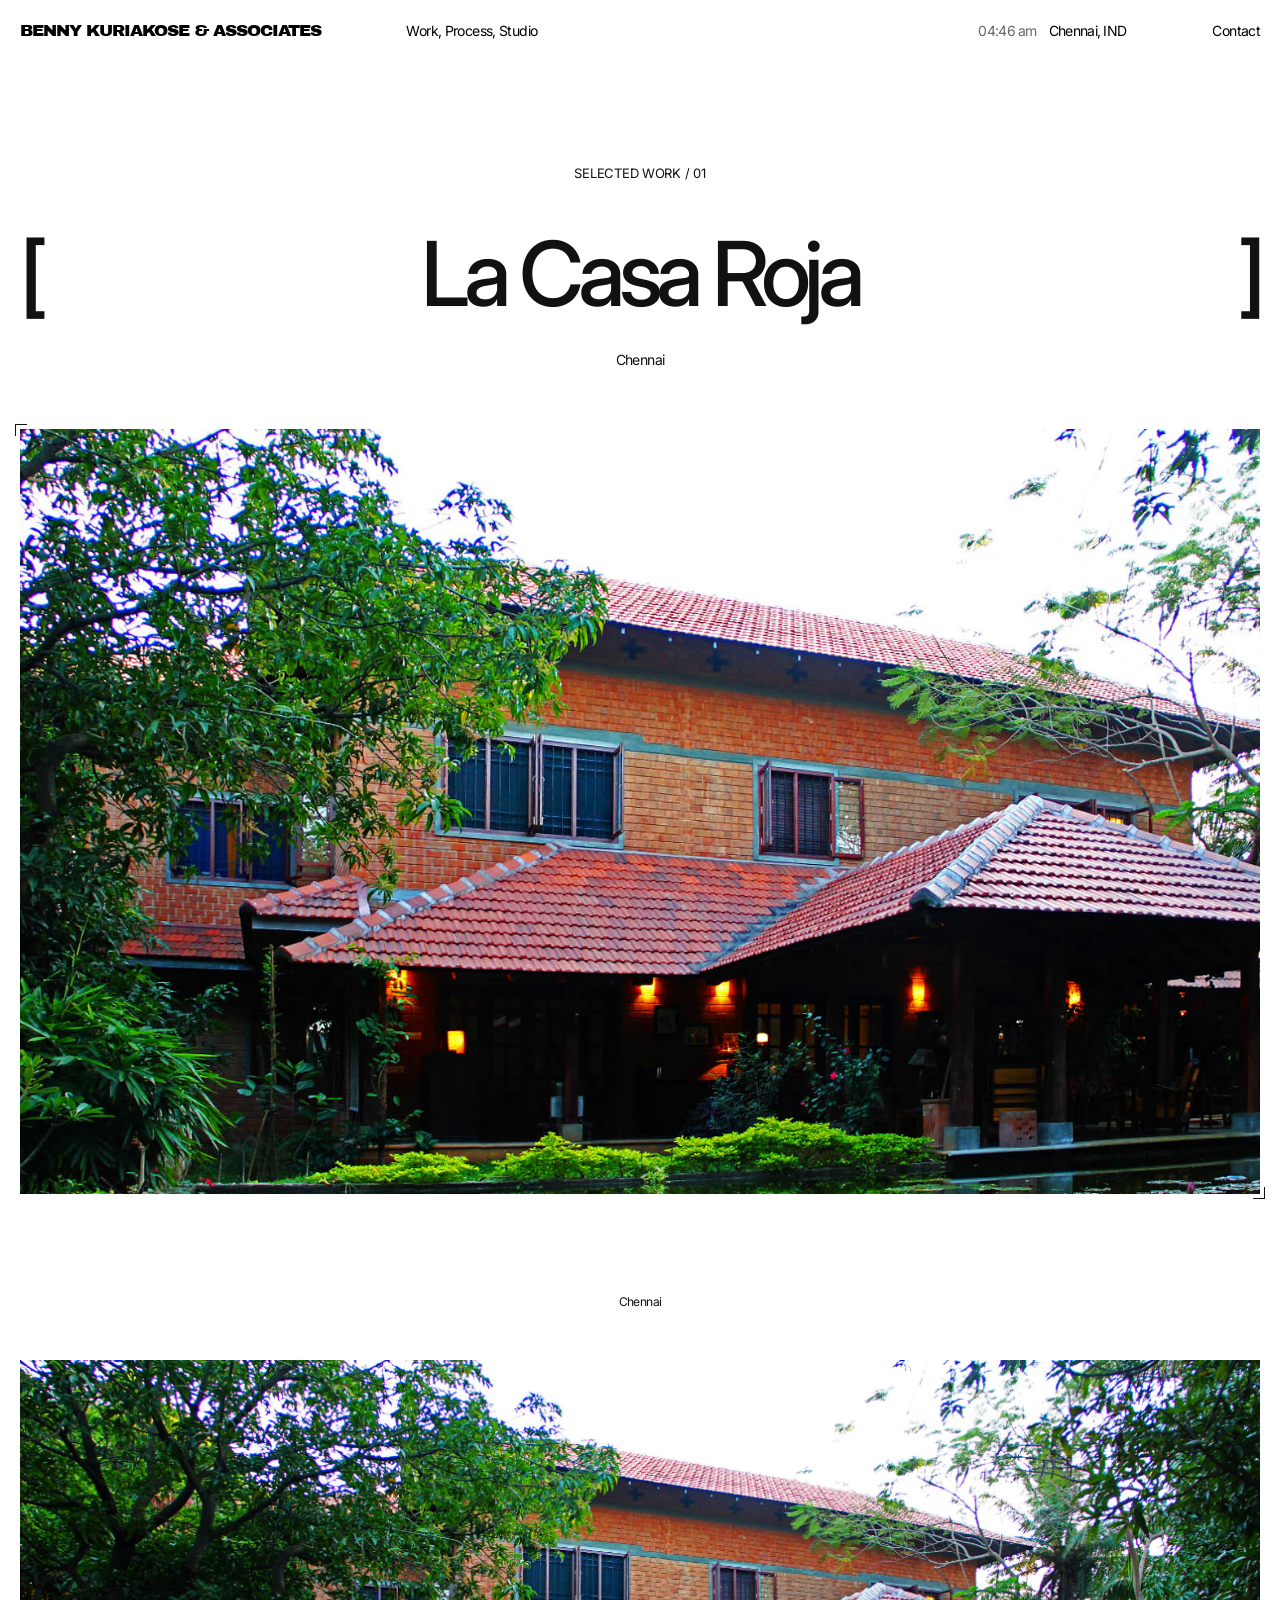
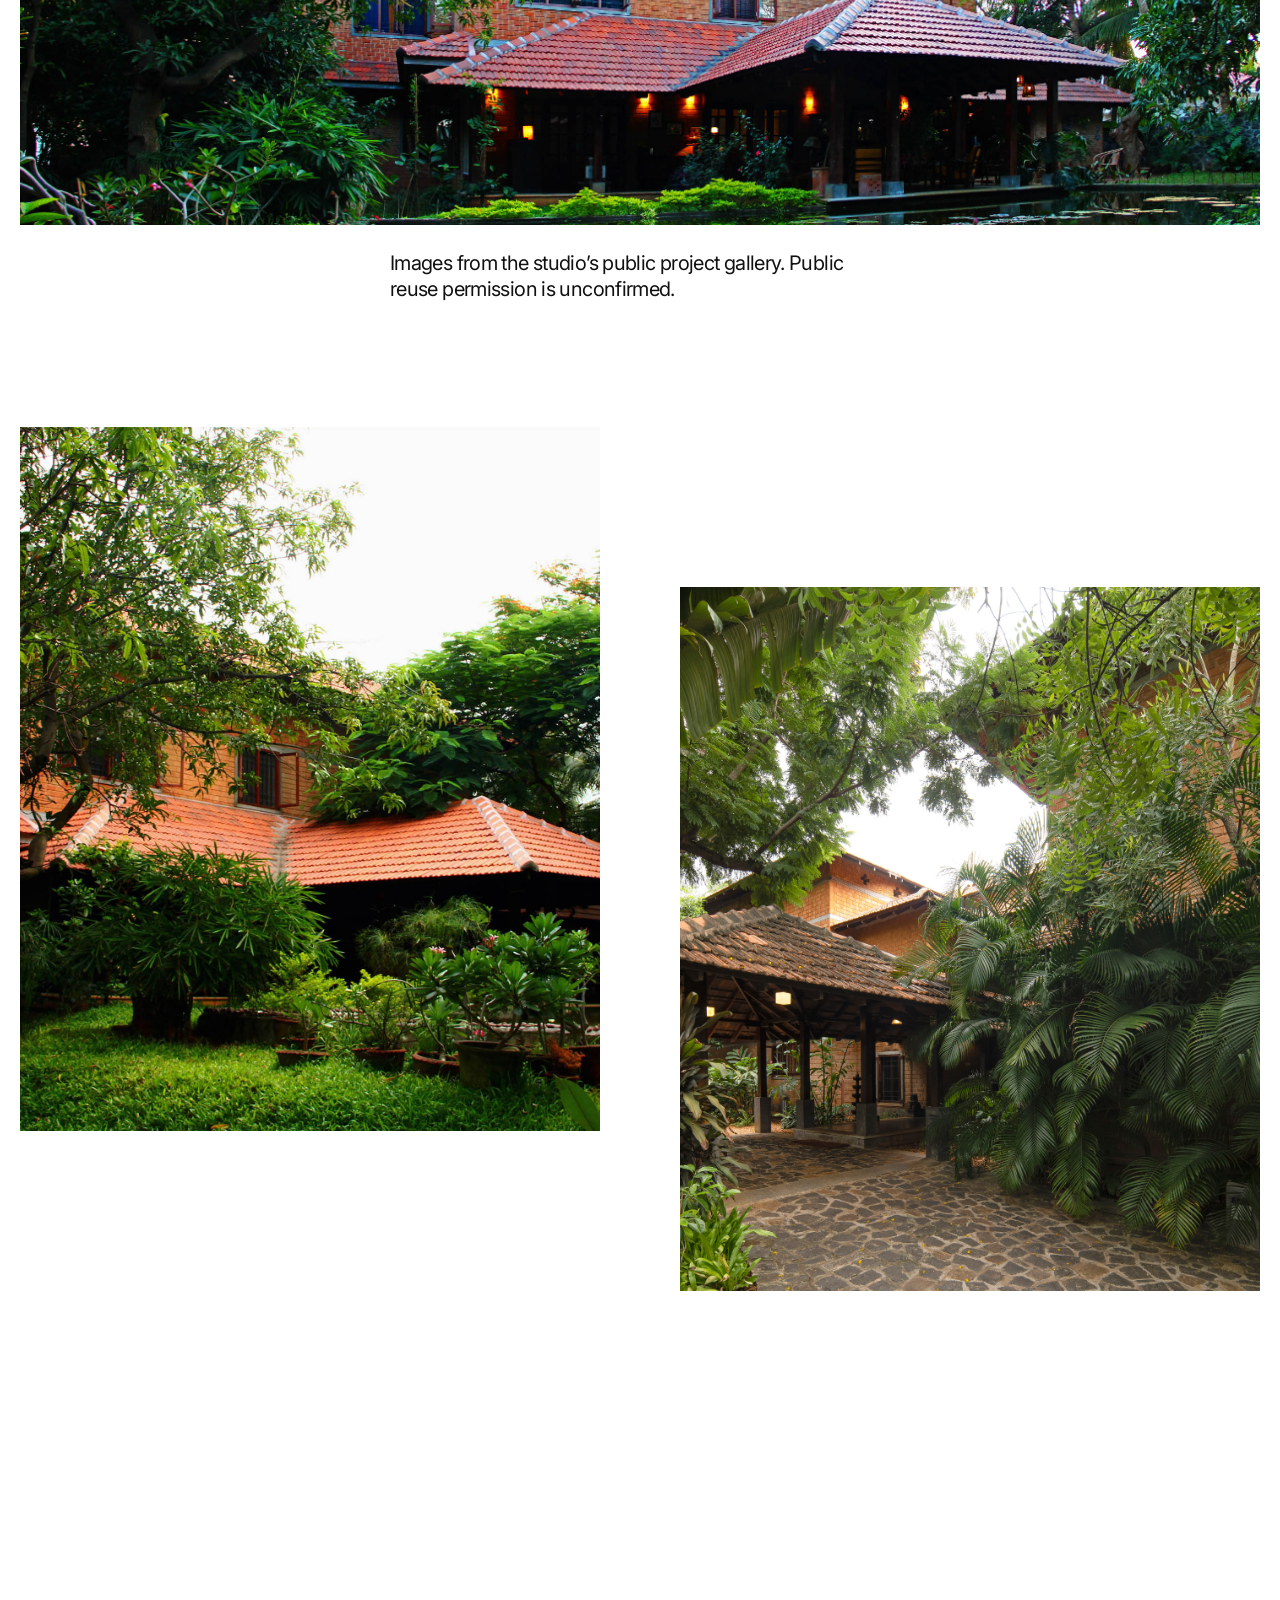
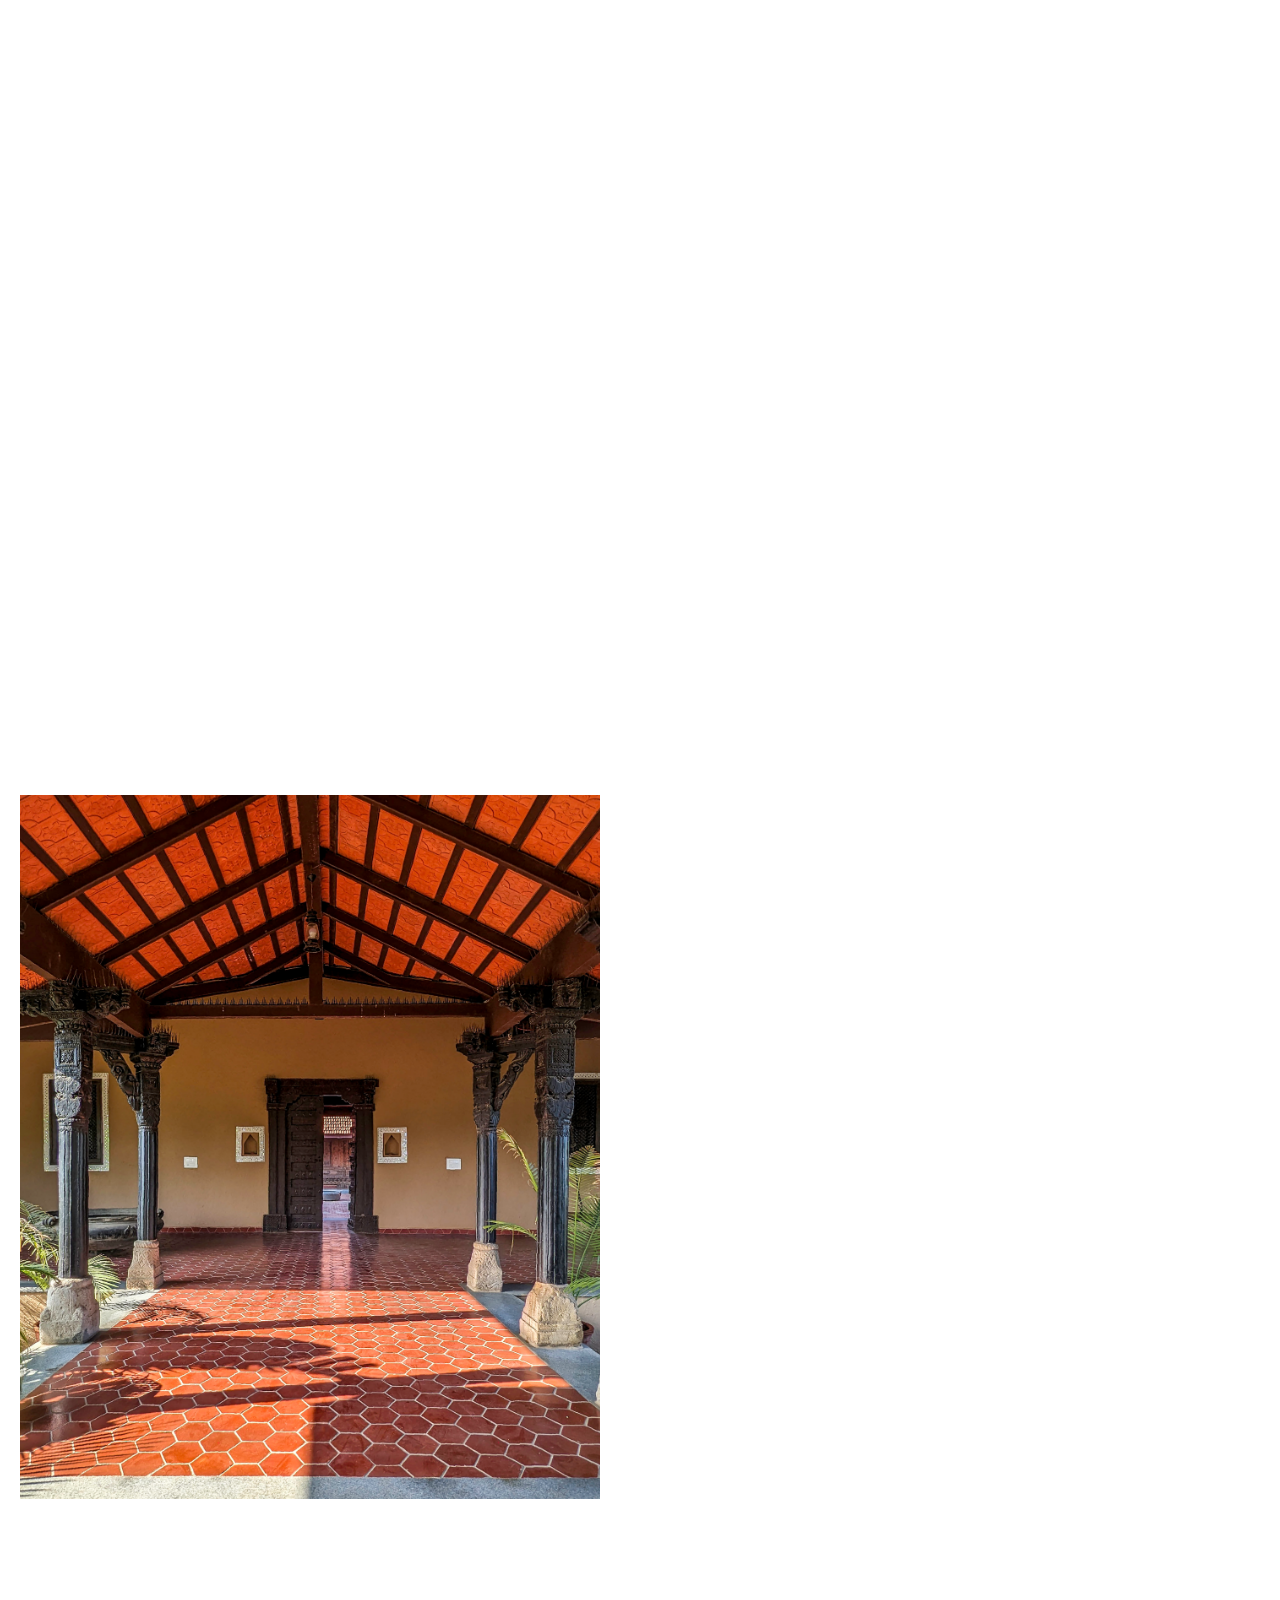
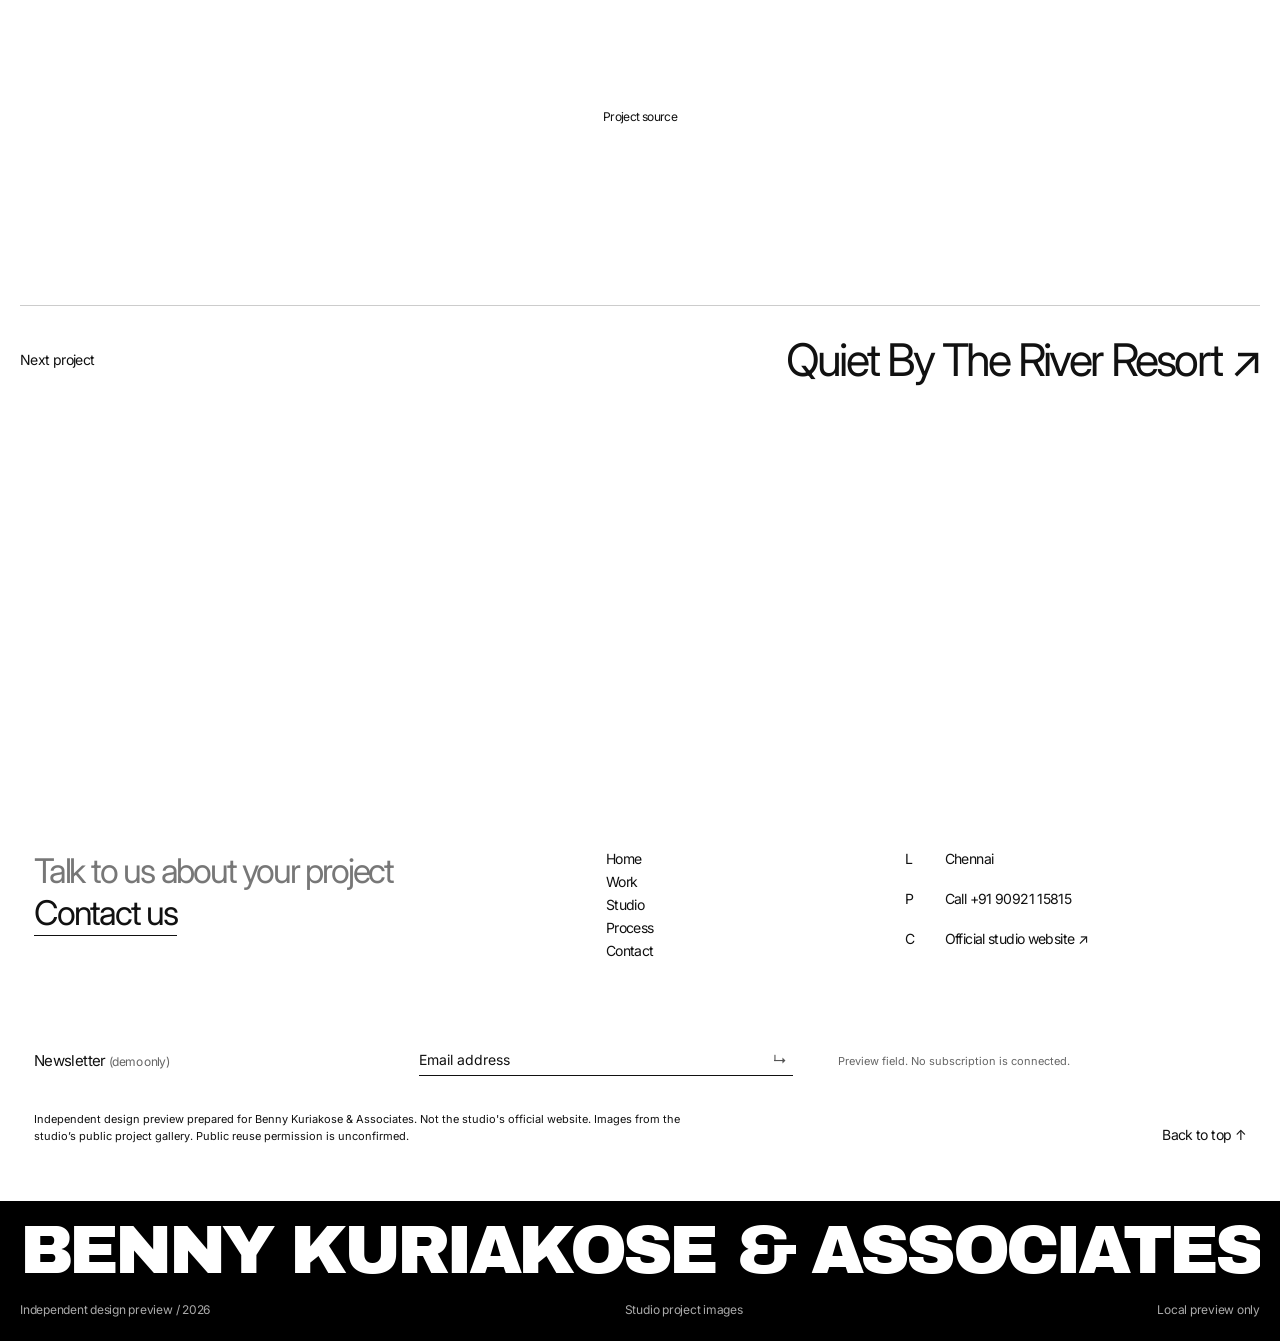
<file: project-la-casa-roja.html>
<!doctype html>
<html lang="en"><head><meta charset="utf-8"><meta name="viewport" content="width=device-width, initial-scale=1"><title>La Casa Roja | Benny Kuriakose &amp; Associates</title><meta name="description" content="Architectural and conservation consultancy established by Dr. Benny Kuriakose in 1991."><link rel="stylesheet" href="base.css"><link rel="stylesheet" href="brand.css"><link rel="stylesheet" href="hero.css"><link rel="license" href="assets/fonts/archivo-black/OFL.txt"><link rel="license" href="assets/fonts/inter/OFL.txt"><script src="runtime.js" defer></script><script src="hero.js" defer></script></head><body><a class="dk-skip-link" href="#main">Skip to content</a><header class="dk-header">
<a class="dk-wordmark" href="index.html" aria-label="Benny Kuriakose &amp; Associates home">BENNY KURIAKOSE &amp; ASSOCIATES</a>
<button class="dk-menu" aria-controls="dk-nav" aria-expanded="false" hidden><span class="dk-menu-label">Menu</span> <span aria-hidden="true">+</span></button>
<nav class="dk-nav" id="dk-nav" aria-label="Main navigation"><a href="work.html">Work</a><a href="process.html">Process</a><a href="studio.html">Studio</a><a class="nav-contact" href="contact.html">Contact</a></nav>
<div class="local-time"><time data-mumbai-time>IST</time> <span>Chennai, IND</span></div>
</header>
<div class="page-loader" aria-hidden="true"><div class="loader-meta">Benny Kuriakose &amp; Associates<br>Design</div><div class="loader-city">Chennai, IND</div><div class="loader-word">BENNY KURIAKOSE &amp; ASSOCIATES</div><div class="loader-bottom">Loading <span data-loader-counter>0</span>%</div></div>
<div class="page-curtain" aria-hidden="true"><i></i><i></i><i></i></div>
<main id="main"><section class="project-lead"><p class="eyebrow">Selected Work / 01</p><h1><span aria-hidden="true">[</span>La Casa Roja<span aria-hidden="true">]</span></h1><p>Chennai</p></section><figure class="project-cover ticks"><img src="assets/img/p1-cover.jpg" alt="La Casa Roja, portfolio image" fetchpriority="high"></figure><div class="project-body"><p class="dk-location">Chennai</p><figure class="dk-image"><img src="assets/img/project-la-casa-roja-cover.jpg" alt="La Casa Roja, portfolio image" loading="lazy" decoding="async"></figure><section class="dk-section dk-text"><p>Images from the studio’s public project gallery. Public reuse permission is unconfirmed.</p></section>
<section class="dk-section dk-gallery"><figure class="dk-image"><img src="assets/img/project-la-casa-roja-2.jpg" alt="La Casa Roja, portfolio image" loading="lazy" decoding="async"></figure><figure class="dk-image"><img src="assets/img/project-la-casa-roja-3.jpg" alt="La Casa Roja, portfolio image" loading="lazy" decoding="async"></figure><figure class="dk-image"><img src="assets/img/project-la-casa-roja-4.jpg" alt="La Casa Roja, portfolio image" loading="lazy" decoding="async"></figure><figure class="dk-image"><img src="assets/img/project-la-casa-roja-5.jpg" alt="La Casa Roja, portfolio image" loading="lazy" decoding="async"></figure><figure class="dk-image"><img src="assets/img/project-la-casa-roja-6.jpg" alt="La Casa Roja, portfolio image" loading="lazy" decoding="async"></figure><figure class="dk-image"><img src="assets/img/project-la-casa-roja-7.jpg" alt="La Casa Roja, portfolio image" loading="lazy" decoding="async"></figure></section><p class="dk-source"><a href="https://www.bennykuriakose.com/">Project source</a></p></div><a class="next-project" href="project-quiet-by-the-river-resort.html"><span>Next project</span><span>Quiet By The River Resort ↗</span></a>
</main><footer class="dk-footer" id="contact-footer">
<div class="footer-paper">
<div class="footer-top"><div class="footer-invite"><p>Talk to us about your project</p><a href="contact.html">Contact us</a></div>
<nav aria-label="Footer navigation"><a href="index.html">Home</a><a href="work.html">Work</a><a href="studio.html">Studio</a><a href="process.html">Process</a><a href="contact.html">Contact</a></nav>
<div class="footer-contact"><div><span>L</span><p>Chennai</p></div><div><span>P</span><div class="dk-contact-links"><a href="tel:+919092115815">Call +91 90921 15815</a></div></div><div><span>C</span><a href="https://www.bennykuriakose.com/">Official studio website ↗</a></div></div></div>
<div class="footer-newsletter"><label for="preview-newsletter">Newsletter <span>(demo only)</span></label><div class="newsletter-field"><input id="preview-newsletter" type="email" placeholder="Email address" aria-describedby="newsletter-preview" disabled><button type="button" aria-label="Newsletter preview only" disabled>↳</button></div><p id="newsletter-preview">Preview field. No subscription is connected.</p></div>
<div class="footer-bottom"><p class="demo-note">Independent design preview prepared for Benny Kuriakose &amp; Associates. Not the studio&#x27;s official website. Images from the studio’s public project gallery. Public reuse permission is unconfirmed.</p><a href="#main">Back to top ↑</a></div>
</div><div class="footer-black"><div class="giant-wordmark"><span>BENNY KURIAKOSE &amp; ASSOCIATES</span></div><div class="footer-legal"><span>Independent design preview / 2026</span><span>Studio project images</span><span>Local preview only</span></div></div></footer>
</body></html>
</file>
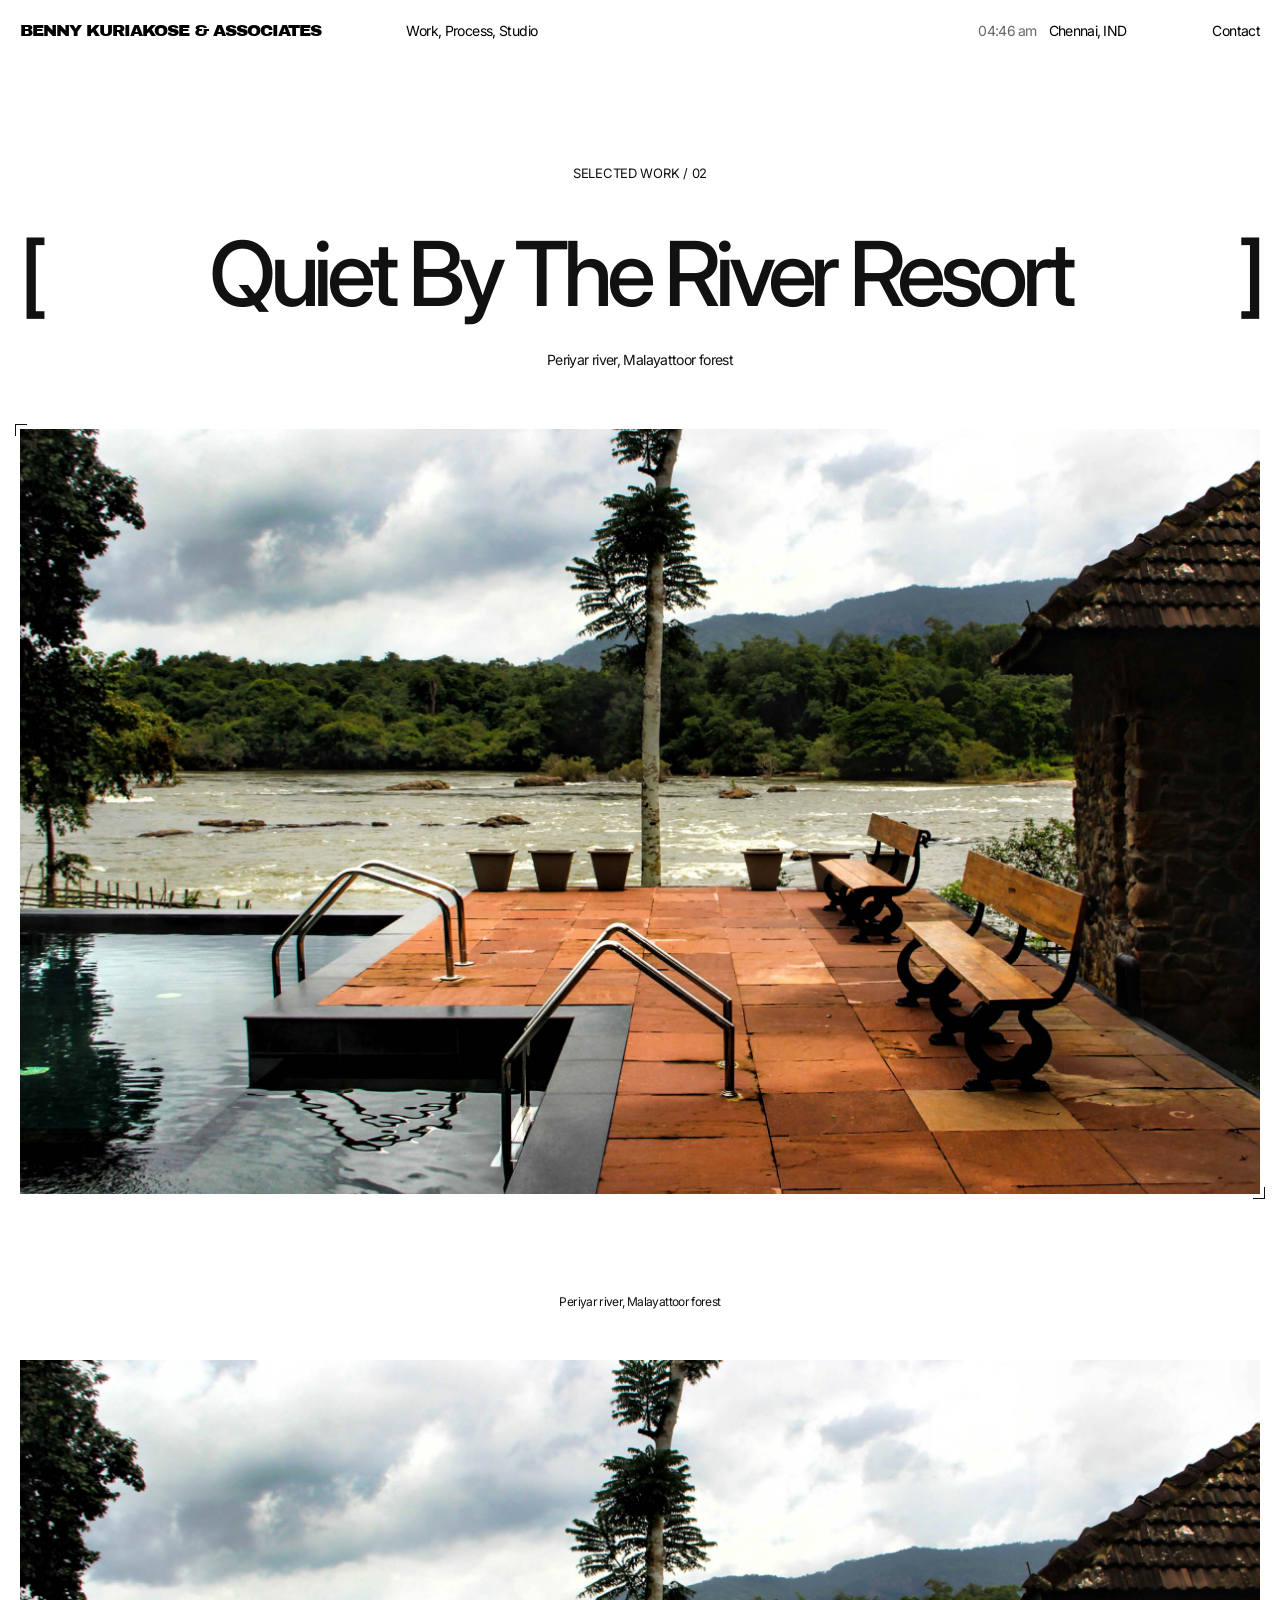
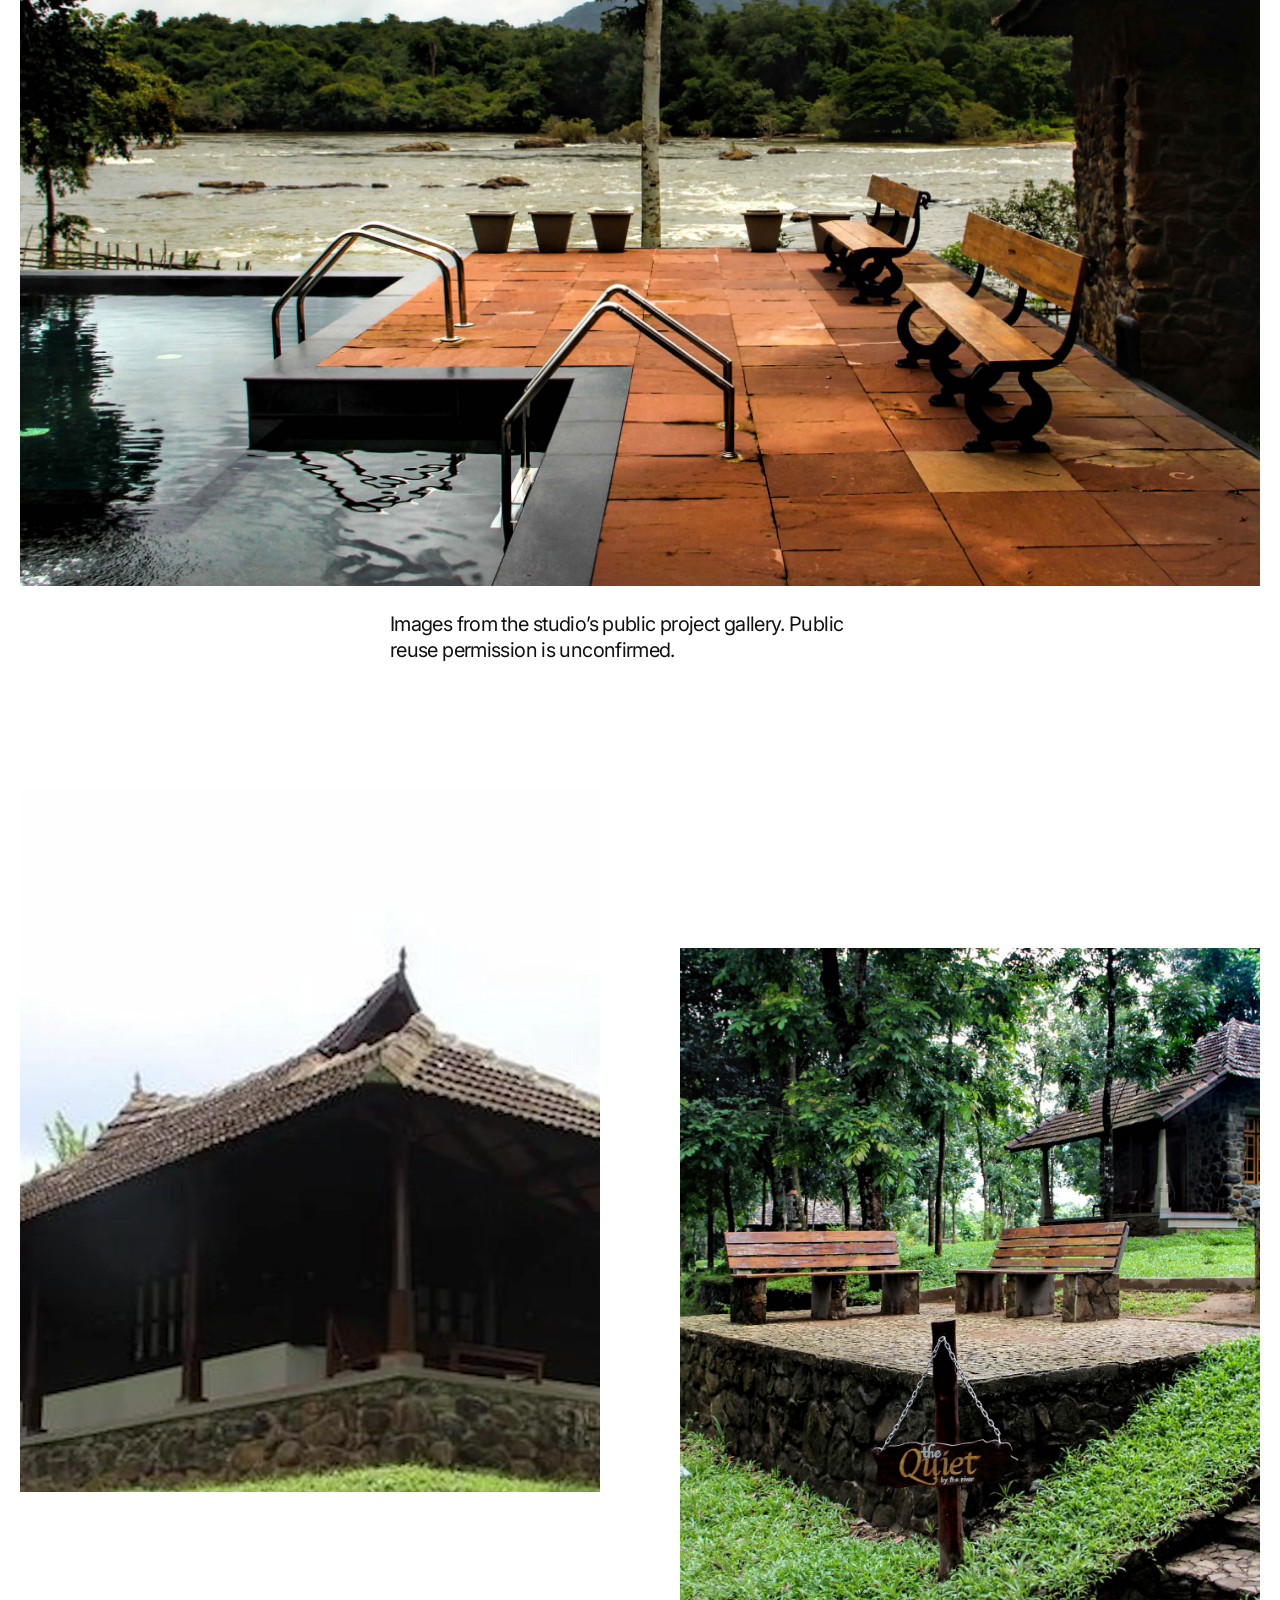
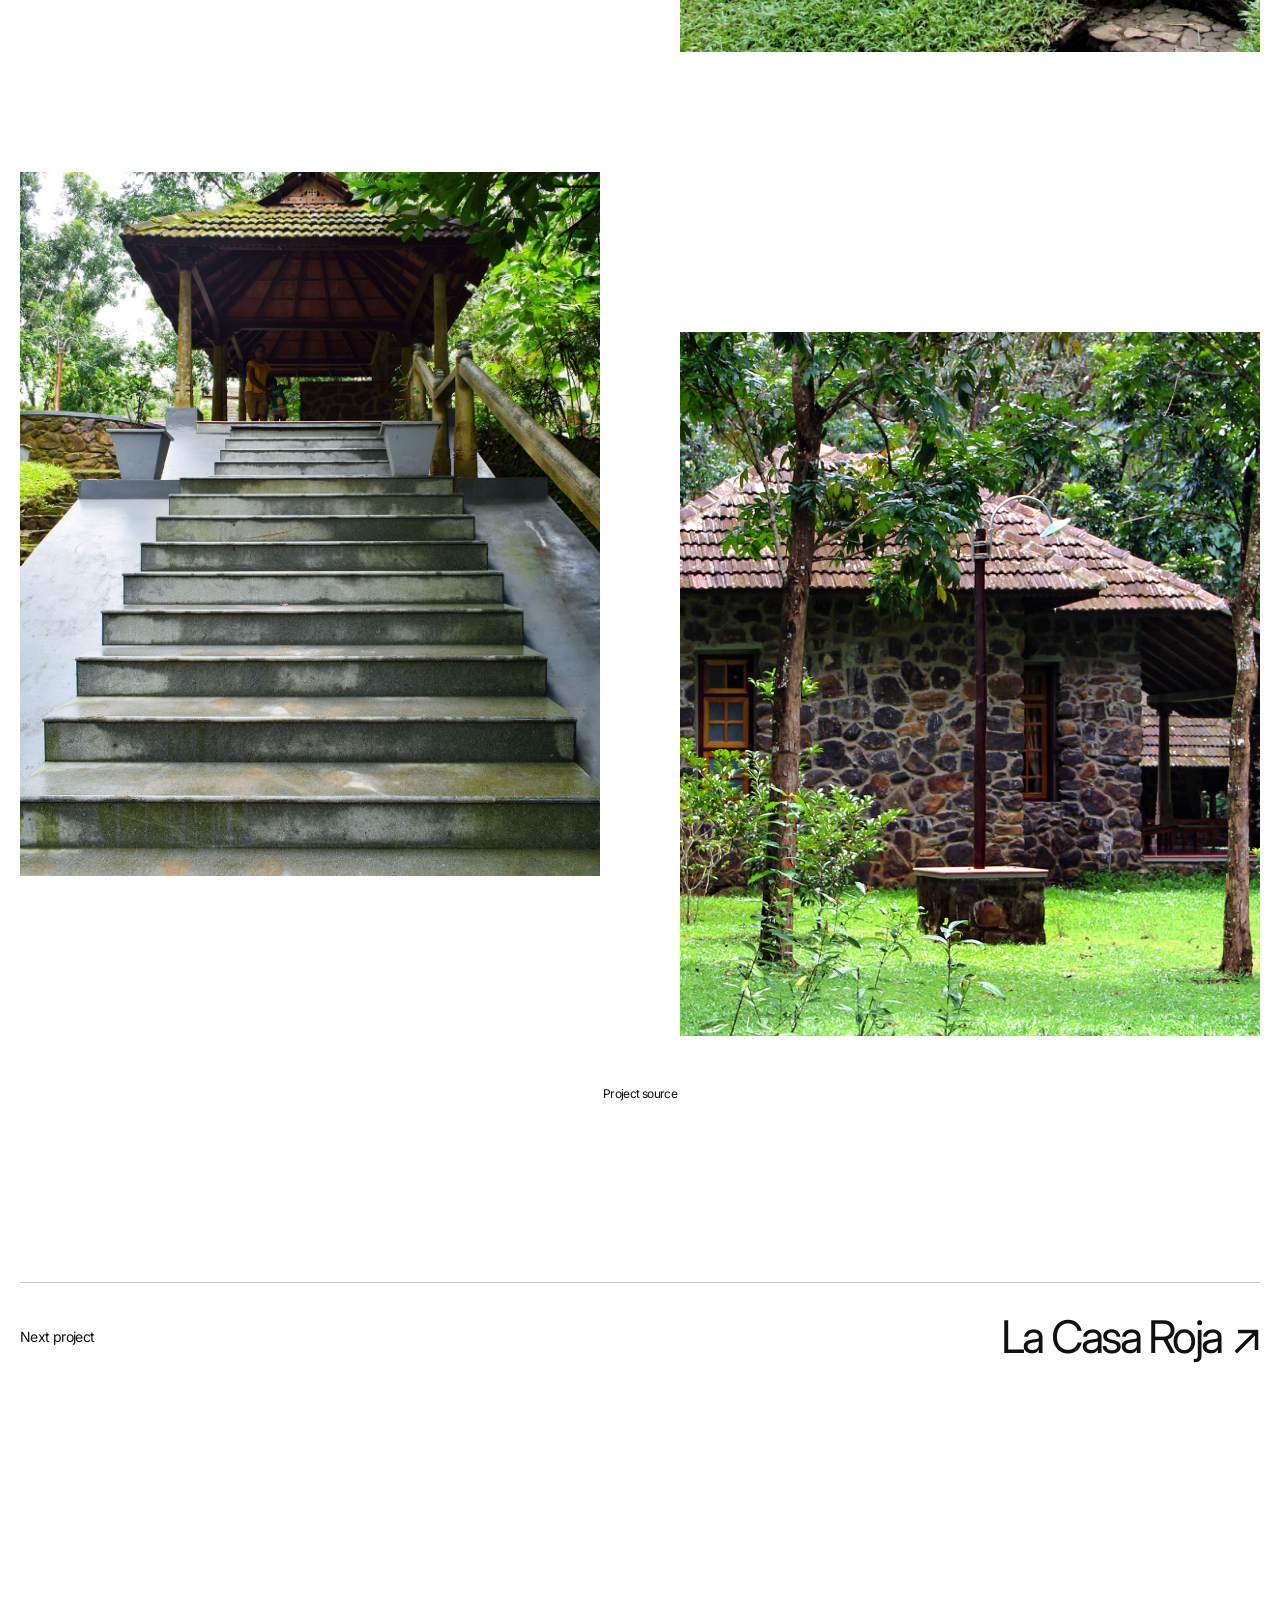
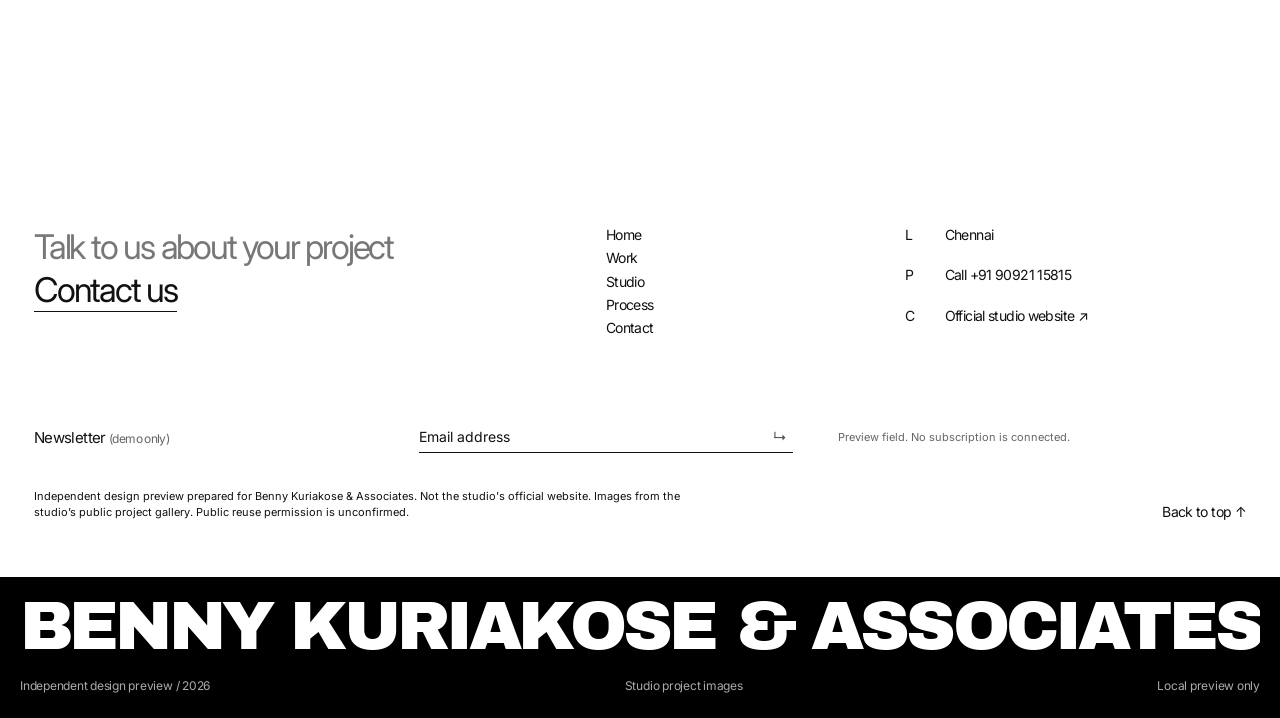
<file: project-quiet-by-the-river-resort.html>
<!doctype html>
<html lang="en"><head><meta charset="utf-8"><meta name="viewport" content="width=device-width, initial-scale=1"><title>Quiet By The River Resort | Benny Kuriakose &amp; Associates</title><meta name="description" content="Architectural and conservation consultancy established by Dr. Benny Kuriakose in 1991."><link rel="stylesheet" href="base.css"><link rel="stylesheet" href="brand.css"><link rel="stylesheet" href="hero.css"><link rel="license" href="assets/fonts/archivo-black/OFL.txt"><link rel="license" href="assets/fonts/inter/OFL.txt"><script src="runtime.js" defer></script><script src="hero.js" defer></script></head><body><a class="dk-skip-link" href="#main">Skip to content</a><header class="dk-header">
<a class="dk-wordmark" href="index.html" aria-label="Benny Kuriakose &amp; Associates home">BENNY KURIAKOSE &amp; ASSOCIATES</a>
<button class="dk-menu" aria-controls="dk-nav" aria-expanded="false" hidden><span class="dk-menu-label">Menu</span> <span aria-hidden="true">+</span></button>
<nav class="dk-nav" id="dk-nav" aria-label="Main navigation"><a href="work.html">Work</a><a href="process.html">Process</a><a href="studio.html">Studio</a><a class="nav-contact" href="contact.html">Contact</a></nav>
<div class="local-time"><time data-mumbai-time>IST</time> <span>Chennai, IND</span></div>
</header>
<div class="page-loader" aria-hidden="true"><div class="loader-meta">Benny Kuriakose &amp; Associates<br>Design</div><div class="loader-city">Chennai, IND</div><div class="loader-word">BENNY KURIAKOSE &amp; ASSOCIATES</div><div class="loader-bottom">Loading <span data-loader-counter>0</span>%</div></div>
<div class="page-curtain" aria-hidden="true"><i></i><i></i><i></i></div>
<main id="main"><section class="project-lead"><p class="eyebrow">Selected Work / 02</p><h1><span aria-hidden="true">[</span>Quiet By The River Resort<span aria-hidden="true">]</span></h1><p>Periyar river, Malayattoor forest</p></section><figure class="project-cover ticks"><img src="assets/img/p2-cover.jpg" alt="Quiet By The River Resort, portfolio image" fetchpriority="high"></figure><div class="project-body"><p class="dk-location">Periyar river, Malayattoor forest</p><figure class="dk-image"><img src="assets/img/project-quiet-by-the-river-resort-cover.jpg" alt="Quiet By The River Resort, portfolio image" loading="lazy" decoding="async"></figure><section class="dk-section dk-text"><p>Images from the studio’s public project gallery. Public reuse permission is unconfirmed.</p></section>
<section class="dk-section dk-gallery"><figure class="dk-image"><img src="assets/img/project-quiet-by-the-river-resort-2.jpg" alt="Quiet By The River Resort, portfolio image" loading="lazy" decoding="async"></figure><figure class="dk-image"><img src="assets/img/project-quiet-by-the-river-resort-3.jpg" alt="Quiet By The River Resort, portfolio image" loading="lazy" decoding="async"></figure><figure class="dk-image"><img src="assets/img/project-quiet-by-the-river-resort-4.jpg" alt="Quiet By The River Resort, portfolio image" loading="lazy" decoding="async"></figure><figure class="dk-image"><img src="assets/img/project-quiet-by-the-river-resort-5.jpg" alt="Quiet By The River Resort, portfolio image" loading="lazy" decoding="async"></figure></section><p class="dk-source"><a href="https://www.bennykuriakose.com/">Project source</a></p></div><a class="next-project" href="project-la-casa-roja.html"><span>Next project</span><span>La Casa Roja ↗</span></a>
</main><footer class="dk-footer" id="contact-footer">
<div class="footer-paper">
<div class="footer-top"><div class="footer-invite"><p>Talk to us about your project</p><a href="contact.html">Contact us</a></div>
<nav aria-label="Footer navigation"><a href="index.html">Home</a><a href="work.html">Work</a><a href="studio.html">Studio</a><a href="process.html">Process</a><a href="contact.html">Contact</a></nav>
<div class="footer-contact"><div><span>L</span><p>Chennai</p></div><div><span>P</span><div class="dk-contact-links"><a href="tel:+919092115815">Call +91 90921 15815</a></div></div><div><span>C</span><a href="https://www.bennykuriakose.com/">Official studio website ↗</a></div></div></div>
<div class="footer-newsletter"><label for="preview-newsletter">Newsletter <span>(demo only)</span></label><div class="newsletter-field"><input id="preview-newsletter" type="email" placeholder="Email address" aria-describedby="newsletter-preview" disabled><button type="button" aria-label="Newsletter preview only" disabled>↳</button></div><p id="newsletter-preview">Preview field. No subscription is connected.</p></div>
<div class="footer-bottom"><p class="demo-note">Independent design preview prepared for Benny Kuriakose &amp; Associates. Not the studio&#x27;s official website. Images from the studio’s public project gallery. Public reuse permission is unconfirmed.</p><a href="#main">Back to top ↑</a></div>
</div><div class="footer-black"><div class="giant-wordmark"><span>BENNY KURIAKOSE &amp; ASSOCIATES</span></div><div class="footer-legal"><span>Independent design preview / 2026</span><span>Studio project images</span><span>Local preview only</span></div></div></footer>
</body></html>
</file>
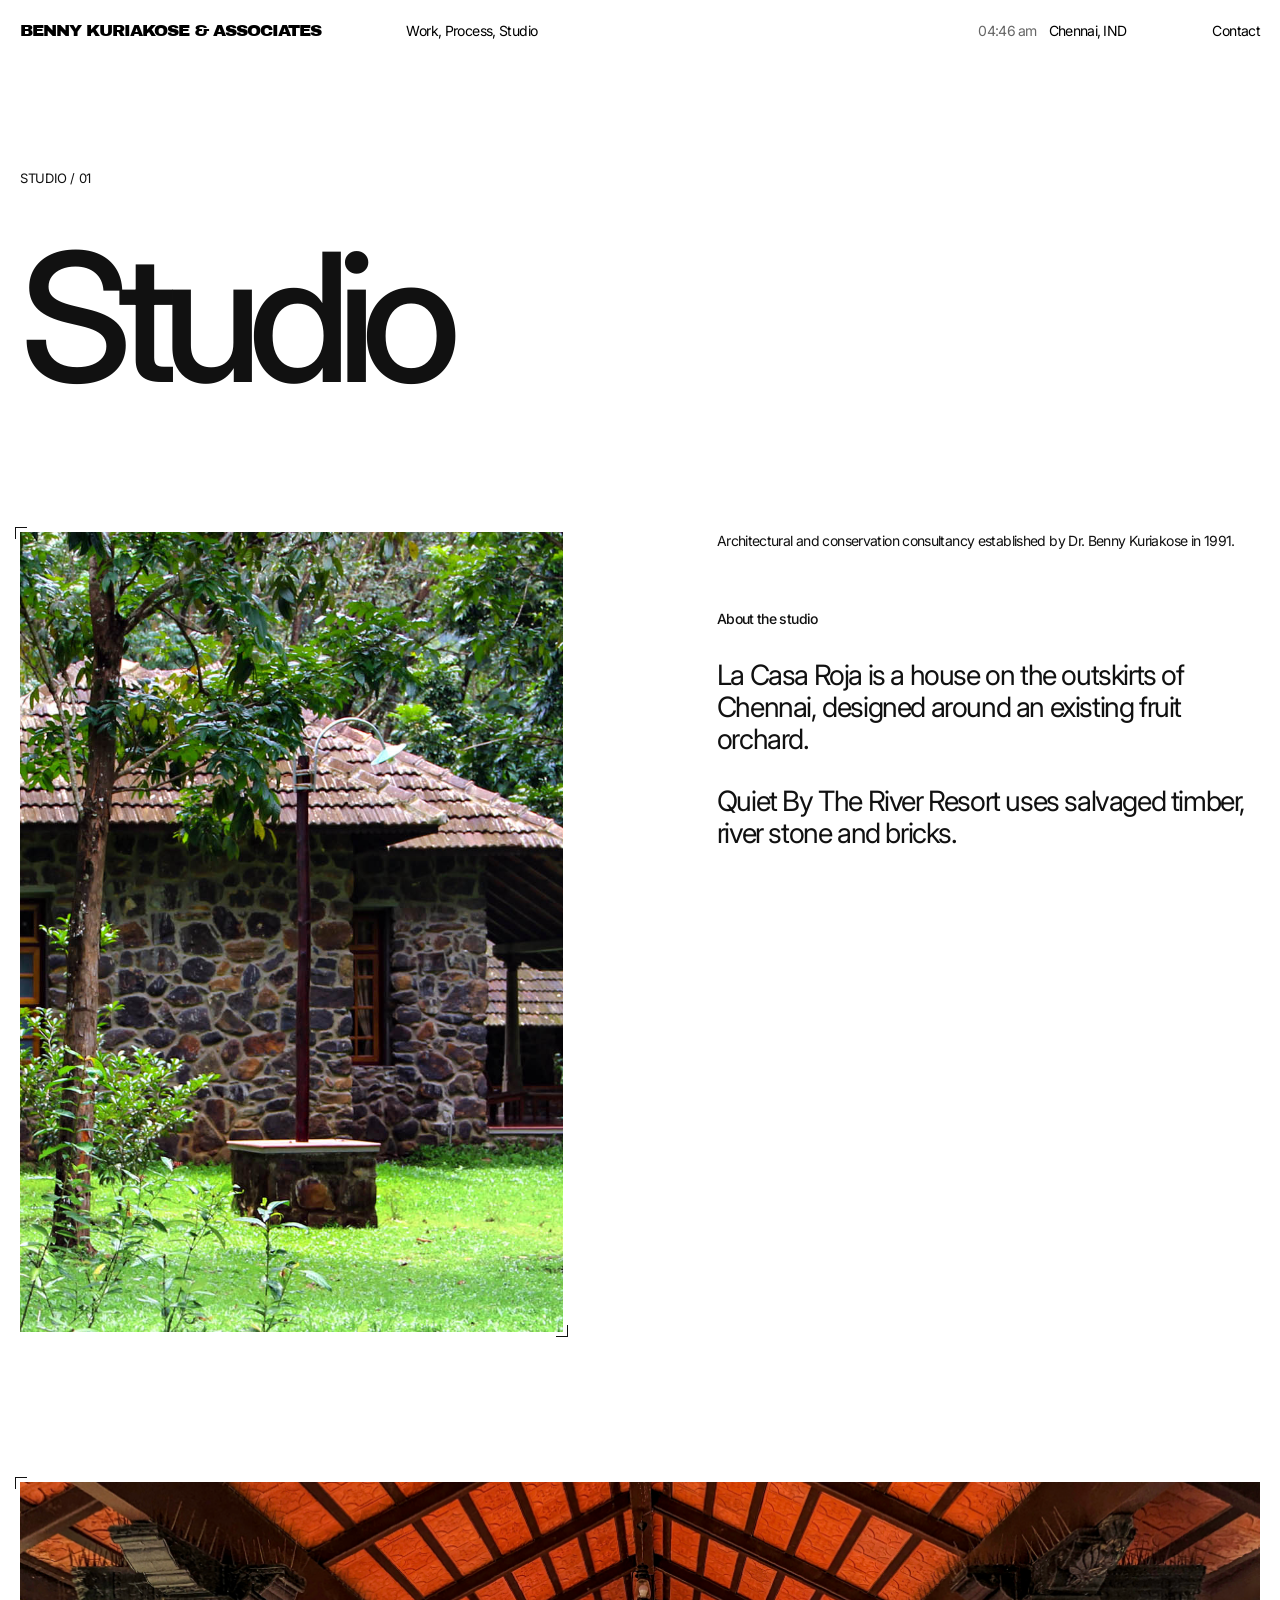
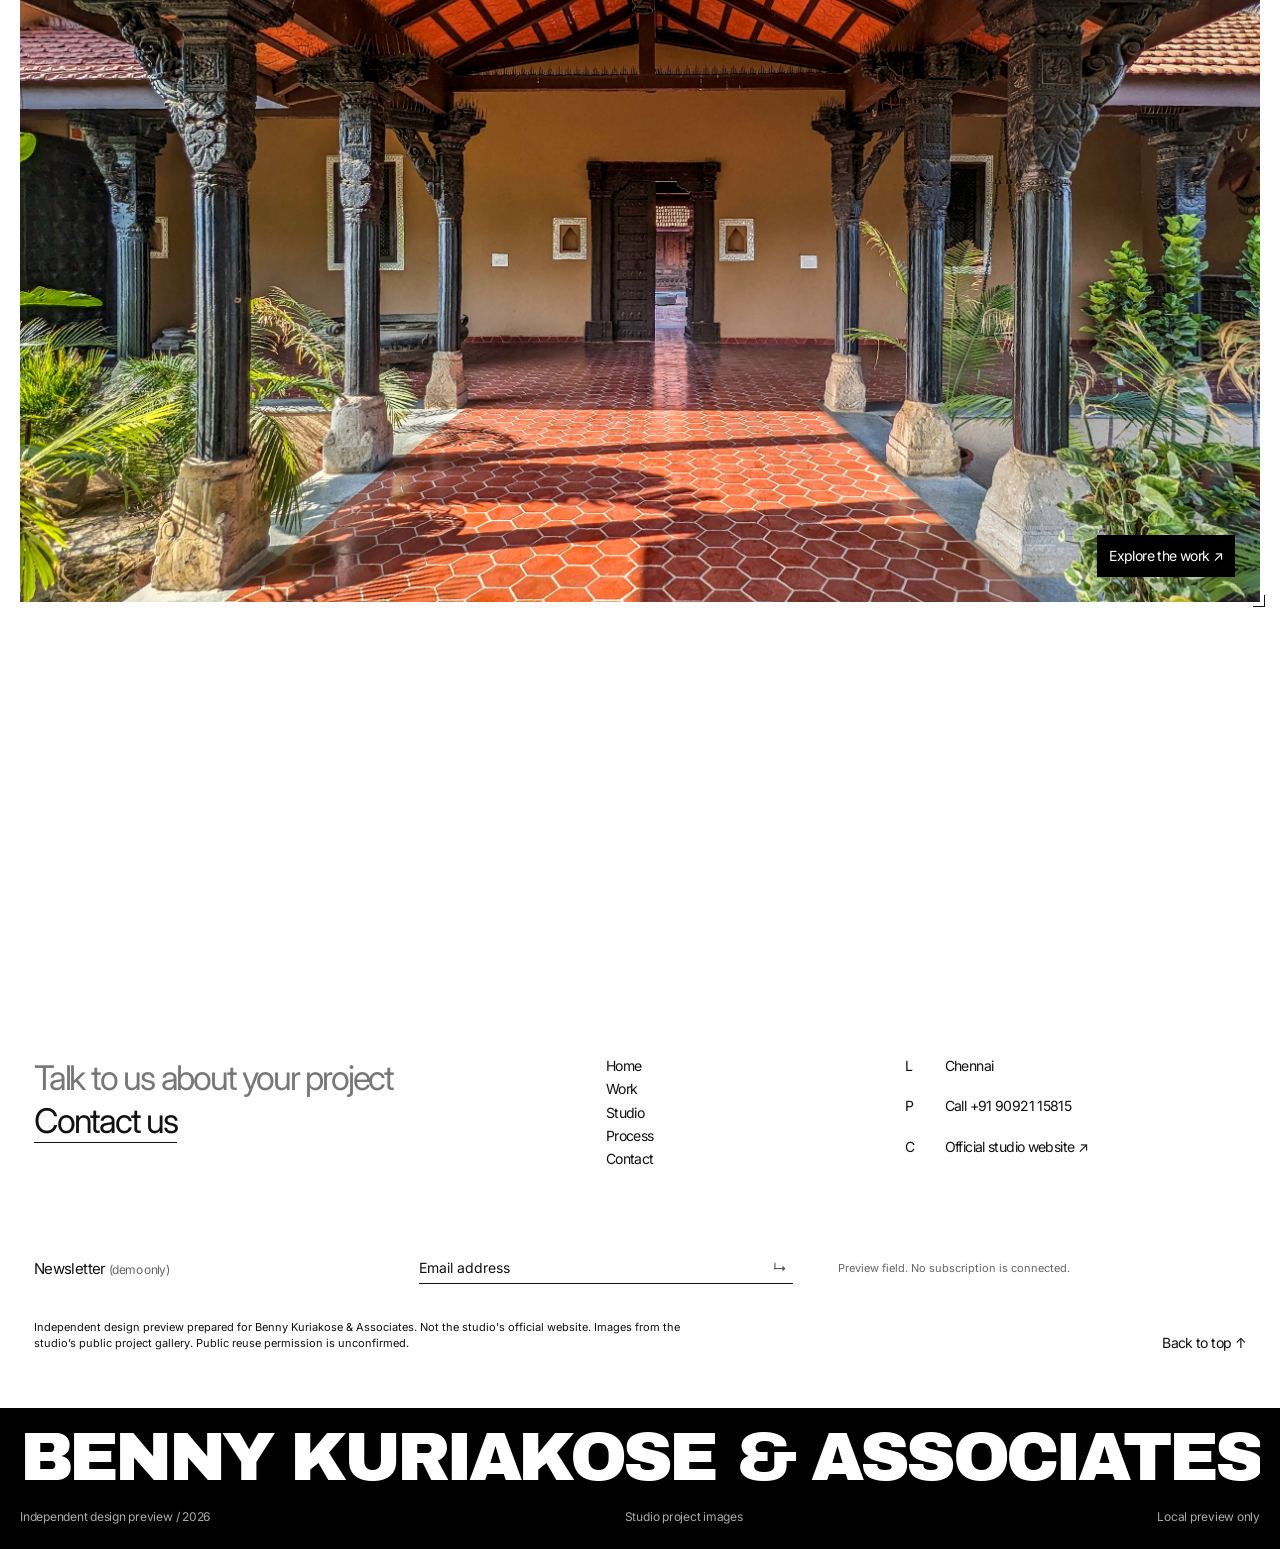
<file: studio.html>
<!doctype html>
<html lang="en"><head><meta charset="utf-8"><meta name="viewport" content="width=device-width, initial-scale=1"><title>Studio | Benny Kuriakose &amp; Associates</title><meta name="description" content="Architectural and conservation consultancy established by Dr. Benny Kuriakose in 1991."><link rel="stylesheet" href="base.css"><link rel="stylesheet" href="brand.css"><link rel="stylesheet" href="hero.css"><link rel="license" href="assets/fonts/archivo-black/OFL.txt"><link rel="license" href="assets/fonts/inter/OFL.txt"><script src="runtime.js" defer></script><script src="hero.js" defer></script></head><body><a class="dk-skip-link" href="#main">Skip to content</a><header class="dk-header">
<a class="dk-wordmark" href="index.html" aria-label="Benny Kuriakose &amp; Associates home">BENNY KURIAKOSE &amp; ASSOCIATES</a>
<button class="dk-menu" aria-controls="dk-nav" aria-expanded="false" hidden><span class="dk-menu-label">Menu</span> <span aria-hidden="true">+</span></button>
<nav class="dk-nav" id="dk-nav" aria-label="Main navigation"><a href="work.html">Work</a><a href="process.html">Process</a><a href="studio.html">Studio</a><a class="nav-contact" href="contact.html">Contact</a></nav>
<div class="local-time"><time data-mumbai-time>IST</time> <span>Chennai, IND</span></div>
</header>
<div class="page-loader" aria-hidden="true"><div class="loader-meta">Benny Kuriakose &amp; Associates<br>Design</div><div class="loader-city">Chennai, IND</div><div class="loader-word">BENNY KURIAKOSE &amp; ASSOCIATES</div><div class="loader-bottom">Loading <span data-loader-counter>0</span>%</div></div>
<div class="page-curtain" aria-hidden="true"><i></i><i></i><i></i></div>
<main id="main"><section class="route-lead"><p class="eyebrow">Studio / 01</p><h1>Studio</h1></section><div class="studio-page"><figure class="route-portrait ticks"><img src="assets/img/photo-02.jpg" alt="Quiet By The River Resort, portfolio image" ></figure><div class="route-content"><p class="dk-lead">Architectural and conservation consultancy established by Dr. Benny Kuriakose in 1991.</p><section class="dk-section dk-text"><h2>About the studio</h2><p>La Casa Roja is a house on the outskirts of Chennai, designed around an existing fruit orchard.</p><p>Quiet By The River Resort uses salvaged timber, river stone and bricks.</p></section></div></div><a class="route-wide ticks" href="work.html"><img src="assets/img/photo-13.jpg" alt="La Casa Roja, portfolio image" ><span>Explore the work ↗</span></a>
</main><footer class="dk-footer" id="contact-footer">
<div class="footer-paper">
<div class="footer-top"><div class="footer-invite"><p>Talk to us about your project</p><a href="contact.html">Contact us</a></div>
<nav aria-label="Footer navigation"><a href="index.html">Home</a><a href="work.html">Work</a><a href="studio.html">Studio</a><a href="process.html">Process</a><a href="contact.html">Contact</a></nav>
<div class="footer-contact"><div><span>L</span><p>Chennai</p></div><div><span>P</span><div class="dk-contact-links"><a href="tel:+919092115815">Call +91 90921 15815</a></div></div><div><span>C</span><a href="https://www.bennykuriakose.com/">Official studio website ↗</a></div></div></div>
<div class="footer-newsletter"><label for="preview-newsletter">Newsletter <span>(demo only)</span></label><div class="newsletter-field"><input id="preview-newsletter" type="email" placeholder="Email address" aria-describedby="newsletter-preview" disabled><button type="button" aria-label="Newsletter preview only" disabled>↳</button></div><p id="newsletter-preview">Preview field. No subscription is connected.</p></div>
<div class="footer-bottom"><p class="demo-note">Independent design preview prepared for Benny Kuriakose &amp; Associates. Not the studio&#x27;s official website. Images from the studio’s public project gallery. Public reuse permission is unconfirmed.</p><a href="#main">Back to top ↑</a></div>
</div><div class="footer-black"><div class="giant-wordmark"><span>BENNY KURIAKOSE &amp; ASSOCIATES</span></div><div class="footer-legal"><span>Independent design preview / 2026</span><span>Studio project images</span><span>Local preview only</span></div></div></footer>
</body></html>
</file>
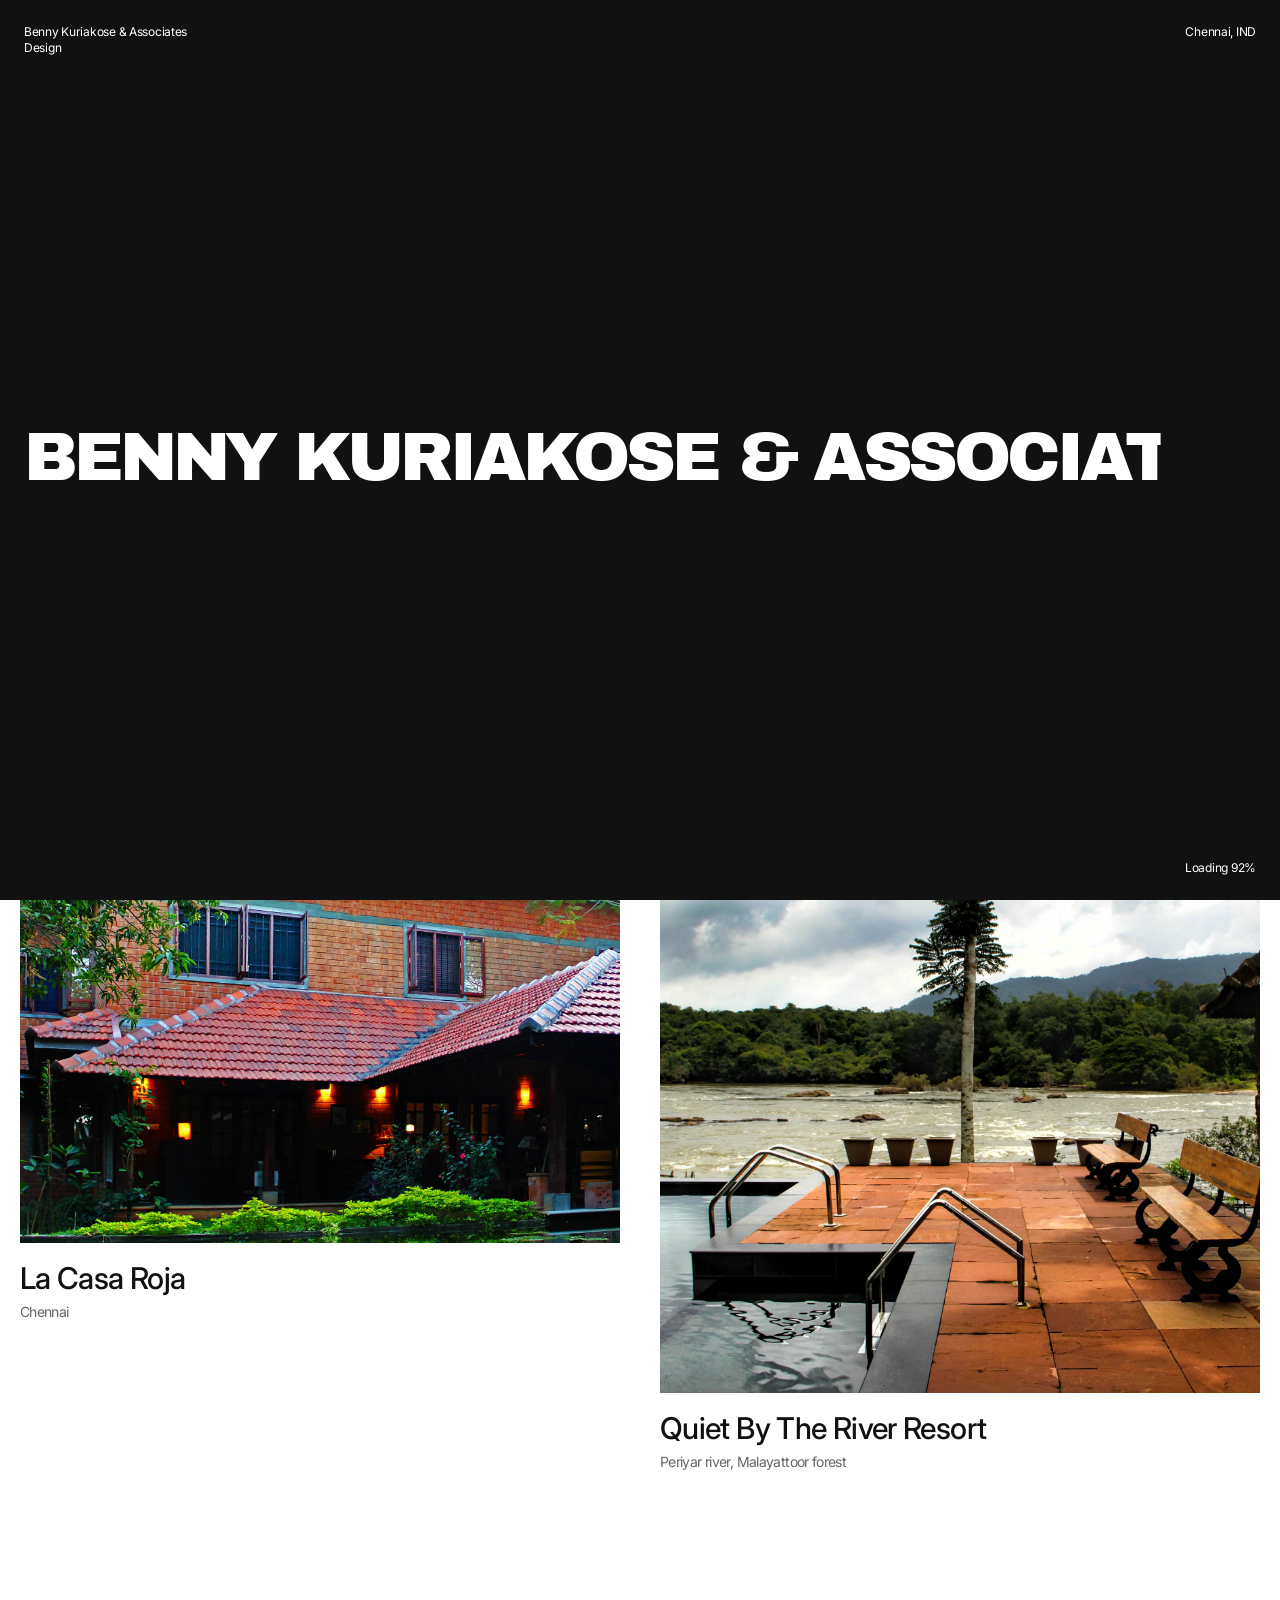
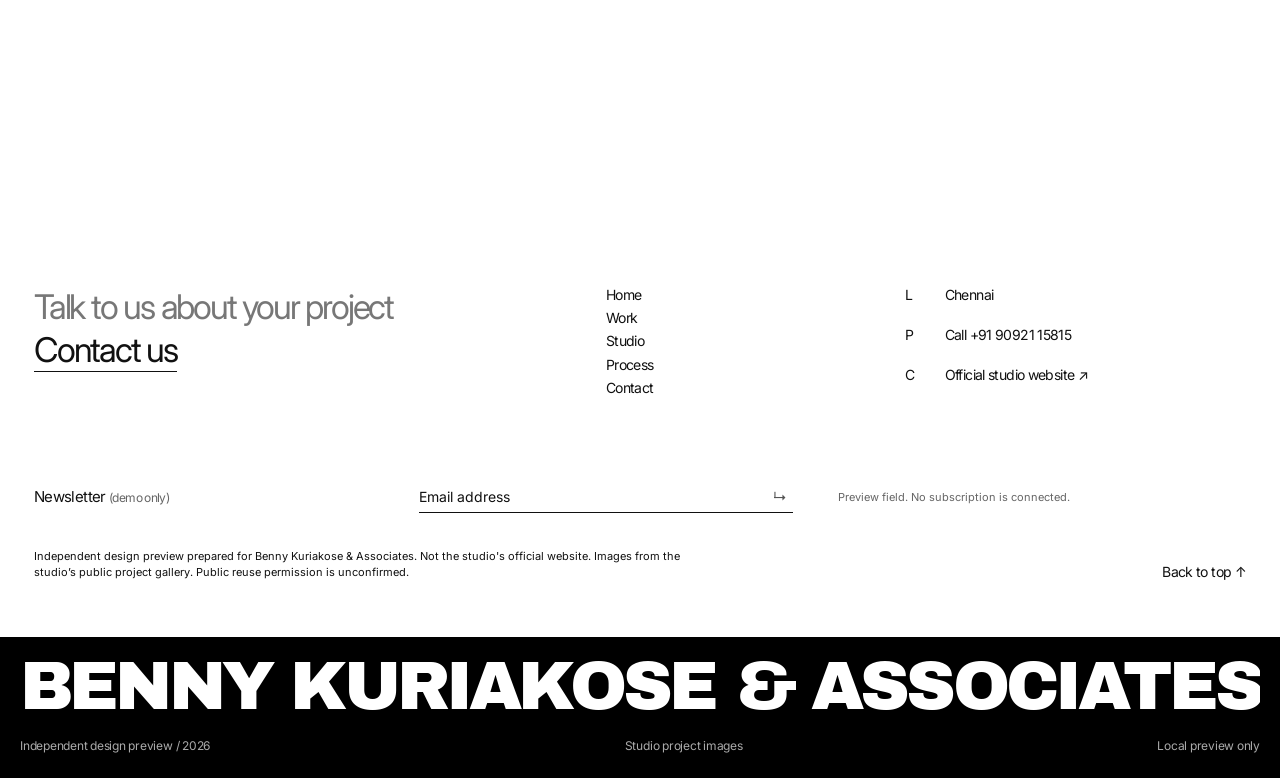
<file: work.html>
<!doctype html>
<html lang="en"><head><meta charset="utf-8"><meta name="viewport" content="width=device-width, initial-scale=1"><title>Work | Benny Kuriakose &amp; Associates</title><meta name="description" content="Architectural and conservation consultancy established by Dr. Benny Kuriakose in 1991."><link rel="stylesheet" href="base.css"><link rel="stylesheet" href="brand.css"><link rel="stylesheet" href="hero.css"><link rel="license" href="assets/fonts/archivo-black/OFL.txt"><link rel="license" href="assets/fonts/inter/OFL.txt"><script src="runtime.js" defer></script><script src="hero.js" defer></script></head><body><a class="dk-skip-link" href="#main">Skip to content</a><header class="dk-header">
<a class="dk-wordmark" href="index.html" aria-label="Benny Kuriakose &amp; Associates home">BENNY KURIAKOSE &amp; ASSOCIATES</a>
<button class="dk-menu" aria-controls="dk-nav" aria-expanded="false" hidden><span class="dk-menu-label">Menu</span> <span aria-hidden="true">+</span></button>
<nav class="dk-nav" id="dk-nav" aria-label="Main navigation"><a href="work.html">Work</a><a href="process.html">Process</a><a href="studio.html">Studio</a><a class="nav-contact" href="contact.html">Contact</a></nav>
<div class="local-time"><time data-mumbai-time>IST</time> <span>Chennai, IND</span></div>
</header>
<div class="page-loader" aria-hidden="true"><div class="loader-meta">Benny Kuriakose &amp; Associates<br>Design</div><div class="loader-city">Chennai, IND</div><div class="loader-word">BENNY KURIAKOSE &amp; ASSOCIATES</div><div class="loader-bottom">Loading <span data-loader-counter>0</span>%</div></div>
<div class="page-curtain" aria-hidden="true"><i></i><i></i><i></i></div>
<main id="main"><section class="route-lead"><p class="eyebrow">Portfolio / 02</p><h1>Work<sup>(2)</sup></h1><p>2 named project groups in this preview.</p><div class="work-controls" hidden><button data-work-view="grid" aria-pressed="true">Grid</button><button data-work-view="list" aria-pressed="false">List</button></div></section><div class="work-content"><p class="dk-lead">Images from the studio’s public project gallery. Public reuse permission is unconfirmed.</p><section class="dk-section dk-projects"><div class="dk-projects"><article><a href="project-la-casa-roja.html"><figure class="dk-image"><img src="assets/img/project-la-casa-roja-cover.jpg" alt="La Casa Roja, portfolio image" loading="lazy" decoding="async"></figure><h3>La Casa Roja</h3></a><p>Chennai</p></article><article><a href="project-quiet-by-the-river-resort.html"><figure class="dk-image"><img src="assets/img/project-quiet-by-the-river-resort-cover.jpg" alt="Quiet By The River Resort, portfolio image" loading="lazy" decoding="async"></figure><h3>Quiet By The River Resort</h3></a><p>Periyar river, Malayattoor forest</p></article></div></section></div>
</main><footer class="dk-footer" id="contact-footer">
<div class="footer-paper">
<div class="footer-top"><div class="footer-invite"><p>Talk to us about your project</p><a href="contact.html">Contact us</a></div>
<nav aria-label="Footer navigation"><a href="index.html">Home</a><a href="work.html">Work</a><a href="studio.html">Studio</a><a href="process.html">Process</a><a href="contact.html">Contact</a></nav>
<div class="footer-contact"><div><span>L</span><p>Chennai</p></div><div><span>P</span><div class="dk-contact-links"><a href="tel:+919092115815">Call +91 90921 15815</a></div></div><div><span>C</span><a href="https://www.bennykuriakose.com/">Official studio website ↗</a></div></div></div>
<div class="footer-newsletter"><label for="preview-newsletter">Newsletter <span>(demo only)</span></label><div class="newsletter-field"><input id="preview-newsletter" type="email" placeholder="Email address" aria-describedby="newsletter-preview" disabled><button type="button" aria-label="Newsletter preview only" disabled>↳</button></div><p id="newsletter-preview">Preview field. No subscription is connected.</p></div>
<div class="footer-bottom"><p class="demo-note">Independent design preview prepared for Benny Kuriakose &amp; Associates. Not the studio&#x27;s official website. Images from the studio’s public project gallery. Public reuse permission is unconfirmed.</p><a href="#main">Back to top ↑</a></div>
</div><div class="footer-black"><div class="giant-wordmark"><span>BENNY KURIAKOSE &amp; ASSOCIATES</span></div><div class="footer-legal"><span>Independent design preview / 2026</span><span>Studio project images</span><span>Local preview only</span></div></div></footer>
</body></html>
</file>
<file: base.css>
/* Neutral mechanics only. Studio identity belongs in brand.css and hero.css. */

*,
*::before,
*::after {
  box-sizing: border-box;
}

html {
  min-width: 320px;
  scroll-behavior: smooth;
}

body {
  margin: 0;
  min-width: 320px;
}

img,
svg,
video {
  display: block;
  max-width: 100%;
}

button,
a,
input,
textarea,
select {
  font: inherit;
}

button,
a {
  touch-action: manipulation;
}

button {
  cursor: pointer;
}

:where(a, button, input, textarea, select, summary):focus-visible {
  outline: 2px solid currentColor;
  outline-offset: 3px;
}

.dk-skip-link {
  position: absolute;
  z-index: 100;
  top: 0;
  left: 0;
  transform: translateY(-120%);
}

.dk-skip-link:focus {
  transform: translateY(0);
}

/* The no-JS experience keeps the complete navigation visible. */
.dk-menu[hidden] {
  display: none;
}

.dk-nav ul {
  list-style: none;
  margin: 0;
  padding: 0;
}

@media (max-width: 767px) {
  html.js .dk-menu:not([hidden]) {
    display: inline-flex;
  }

  html.js .dk-nav[hidden] {
    display: none;
  }

  html.js .dk-header.is-menu-open .dk-nav {
    display: block;
  }
}

@media (min-width: 768px) {
  html.js .dk-menu {
    display: none;
  }

  html.js .dk-nav {
    display: block;
  }
}

@media (prefers-reduced-motion: reduce) {
  html {
    scroll-behavior: auto;
  }
}
</file>
<file: brand.css>
@font-face{font-family:Archivo;src:url("assets/fonts/archivo-black/ArchivoBlack-Regular.ttf") format("truetype");font-weight:400;font-display:swap}
@font-face{font-family:Inter;src:url("assets/fonts/inter/Inter.ttf") format("truetype");font-weight:100 900;font-display:swap}
:root{--paper:#fff;--ink:#111;--pad:20px;--small:14px}
html{background:#000;scroll-behavior:auto}
body{font-family:Inter,Arial,sans-serif;color:var(--ink);background:var(--paper);font-size:var(--small);line-height:1.3;letter-spacing:-.045em}
a{color:inherit;text-decoration:none}p,figure,h1,h2,h3{margin:0}button{border:0;background:none;color:inherit;padding:0}::selection{color:#fff;background:#000}
[hidden]{display:none!important}.sr-only{position:absolute;width:1px;height:1px;padding:0;margin:-1px;overflow:hidden;clip-path:inset(50%);white-space:nowrap}
.dk-skip-link{background:#000;color:#fff;padding:12px;z-index:150}
.dk-header{position:fixed;inset:0 0 auto;z-index:45;display:flex;align-items:center;padding:20px var(--pad);height:62px;color:white;mix-blend-mode:difference;gap:85px;transition:background .2s;transform:translateY(var(--header-y,0px))}
.dk-wordmark{font-family:Archivo,Arial,sans-serif;font-size:17px;white-space:nowrap;letter-spacing:-.06em}
.dk-nav{display:flex!important;gap:0;align-items:center}.dk-nav a:not(:last-child):after{content:", ";white-space:pre}.dk-nav a:hover{text-decoration:underline;text-underline-offset:3px}
.dk-nav .nav-contact{position:absolute;right:var(--pad)}
.local-time{position:absolute;right:12%;display:flex;gap:12px;font-size:14px;letter-spacing:-.05em}.local-time time{opacity:.6}
.dk-menu{gap:20px}
.dk-nav a:nth-child(3):after{content:none}
.page-loader{display:none;position:fixed;inset:0;z-index:110;background:#111;color:#fff;padding:24px;pointer-events:none;flex-direction:column;justify-content:space-between;letter-spacing:-.02em}
.js .page-loader.is-loading{display:flex}.loader-meta,.loader-city,.loader-bottom{font-size:12px}.loader-city{position:absolute;top:24px;right:24px}.loader-word{font-family:Archivo,Arial,sans-serif;font-size:11vw;letter-spacing:-.06em;line-height:1;overflow:hidden;white-space:nowrap;clip-path:inset(0 100% 0 0)}.loader-bottom{text-align:right}
.page-curtain{position:fixed;inset:0;pointer-events:none;z-index:100;display:flex;visibility:hidden}.page-curtain i:first-child,.page-curtain i:last-child{width:50%;height:100%;background:#000;transform:scaleX(0);transition:transform .32s cubic-bezier(.76,0,.24,1);transform-origin:left}.page-curtain i:last-child{transform-origin:right}.page-curtain i:nth-child(2){position:absolute;inset:0;background:white;opacity:0;transition:opacity .28s}
.page-curtain.is-active{visibility:visible}.page-curtain.is-active i:first-child,.page-curtain.is-active i:last-child{transform:scaleX(1)}.page-curtain.is-active i:nth-child(2){opacity:.15}
.chapter{padding:0 var(--pad)}.chapter-label{display:flex;justify-content:space-between;font-size:13px;line-height:1.3;font-weight:500}.chapter-label p{width:230px;font-weight:400}
.ticks{position:relative}.ticks:before,.ticks:after{content:"";position:absolute;width:12px;height:12px;border-color:currentColor;z-index:3;pointer-events:none}.ticks:before{left:-5px;top:-5px;border-left:1px solid;border-top:1px solid}.ticks:after{right:-5px;bottom:-5px;border-right:1px solid;border-bottom:1px solid}
.studio-intro{padding-top:130px;padding-bottom:160px;display:grid;grid-template-columns:repeat(12,1fr);gap:28px}
.studio-intro>.chapter-label{grid-column:1/-1;margin-bottom:70px}.intro-image{grid-column:1/3;height:240px}.intro-image img{width:100%;height:100%;object-fit:cover}.intro-note{grid-column:8/11;align-self:center;max-width:300px;font-size:15px}
.studio-statement{grid-column:1/-1;margin-top:130px}.studio-statement h2{font-size:clamp(36px,4.25vw,64px);font-weight:500;max-width:1060px;line-height:1.04;letter-spacing:-.07em;text-indent:18vw}
.statement-notes{display:grid;grid-template-columns:1fr 1fr;gap:80px;width:600px;max-width:75%;margin:100px 0 0 18vw}.statement-notes p{max-width:350px}
.selected-scroll{height:auto}.selected-sticky{padding-top:90px}.selected-sticky>.chapter-label{margin-bottom:55px}.selected-sticky>.chapter-label>span:nth-child(2){color:#767676}
.selected-project{padding-bottom:80px}.selected-project h3{display:flex;justify-content:space-between;align-items:center;gap:20px;font-size:clamp(36px,7.5vw,110px);font-weight:500;line-height:1.05;letter-spacing:-.07em}
.selected-project h3 a{text-align:center}.selected-image{display:block;width:42vw;max-width:640px;height:44vh;margin:65px auto 0}.selected-image img{width:100%;height:100%;object-fit:cover}
.image-discover{position:absolute;left:50%;bottom:-22px;transform:translateX(-50%);padding:9px 14px;background:#000;color:#fff;font-size:13px;white-space:nowrap;transition:padding .2s}.selected-image:hover .image-discover{padding:9px 24px}
.project-meta{display:flex;justify-content:space-between;width:48vw;max-width:760px;margin:26px auto 0}
.motion-on .selected-scroll{height:360vh}.motion-on .selected-sticky{position:sticky;top:0;height:100vh;overflow:hidden}.motion-on .selected-deck{position:relative;height:80vh}
.motion-on .selected-project{position:absolute;inset:0;opacity:0;visibility:hidden;padding:0;will-change:transform,opacity}.motion-on .selected-project.is-active{visibility:visible;opacity:1}
.scatter-scroll{height:auto;padding:90px var(--pad)}.scatter-sticky{position:relative;min-height:110vh}.scatter-sticky h2{position:absolute;top:43%;left:50%;transform:translate(-50%,-50%);z-index:8;font-size:60px;font-weight:500;letter-spacing:-.07em;white-space:nowrap;background:rgba(255,255,255,.86)}.scatter-sticky h2 a{border-bottom:1px solid #aaa}.scatter-sticky sup{font-size:.4em;margin-left:7px;vertical-align:super}
.scatter-field{position:relative;height:110vh}.scatter-image{position:absolute;display:block;will-change:transform}.scatter-image img{width:100%;height:100%;object-fit:cover}.scatter-image:hover{z-index:9;opacity:1!important}
.scatter-1{width:17%;height:41%;left:0;top:-4%}.scatter-2{width:15%;height:33%;left:67%;top:-13%}.scatter-3{width:8%;height:16%;left:26%;top:33%;opacity:.5}.scatter-4{width:8%;height:15%;left:91%;top:14%;opacity:.4}.scatter-5{width:19%;height:37%;left:40%;top:10%;opacity:.22}.scatter-6{width:15%;height:31%;left:35%;top:71%}.scatter-7{width:24%;height:38%;left:76%;top:68%}.scatter-8{width:8%;height:16%;left:60%;top:52%;opacity:.35}.scatter-9{width:10%;height:22%;left:0;top:70%}.scatter-10{width:14%;height:27%;left:52%;top:108%;opacity:.6}
.motion-on .scatter-scroll{height:220vh;padding:0 var(--pad)}.motion-on .scatter-sticky{height:100vh;position:sticky;top:0;overflow:hidden}.motion-on .scatter-field{height:100vh}
.vision-scroll{background:#111;color:#fff}.vision-sticky{position:relative;min-height:100vh;padding:170px var(--pad) 120px;overflow:hidden}
.vision-background{position:absolute;inset:0;overflow:hidden}.vision-background:after{content:"";position:absolute;inset:0;background:rgba(0,0,0,.56)}.vision-background img{width:100%;height:100%;object-fit:cover}
.vision-words{position:relative;display:flex;width:max-content;gap:100px;align-items:center;will-change:transform}.vision-words h2{font-size:60px;font-weight:500;letter-spacing:-.065em;white-space:nowrap}.vision-words h2:not(.is-active){opacity:.45}
.vision-sticky>.chapter-label{position:relative;margin-top:65px;padding-bottom:16px;border-bottom:1px solid #ffffff55}.vision-copy{position:relative;display:grid;gap:30px;max-width:340px;margin:60px 20% 0 auto;font-size:16px}
.motion-on .vision-scroll{height:340vh}.motion-on .vision-sticky{position:sticky;top:0;height:100vh;padding-top:28vh;min-height:0}.motion-on .vision-copy{height:140px;display:block}.motion-on .vision-copy p{position:absolute;opacity:0;visibility:hidden}.motion-on .vision-copy p.is-active{opacity:1;visibility:visible}
.method-scroll{padding-top:120px;padding-bottom:130px}.method-layout{display:grid;grid-template-columns:1fr 320px;gap:8vw;align-items:start}.method-list{font-size:clamp(28px,3.3vw,48px);font-weight:400;line-height:1.12;letter-spacing:-.07em}.method-list a{color:#8a8a8a;transition:color .25s}.method-list a.is-active,.method-list a:hover{color:#000}.method-list sup{font-size:.36em;vertical-align:super;letter-spacing:-.03em;margin-left:5px}
.method-picture{height:300px}.method-picture img{position:absolute;inset:0;width:100%;height:100%;object-fit:cover;opacity:0}.method-picture img.is-active{opacity:1}.method-sticky>.chapter-label{margin-top:160px;justify-content:flex-start;gap:16vw}
.motion-on .method-scroll{height:210vh;padding-top:0;padding-bottom:0}.motion-on .method-sticky{height:100vh;position:sticky;top:0;padding-top:145px}
.section-pill{position:fixed;bottom:22px;left:50%;transform:translateX(-50%);z-index:35;padding:10px 14px;background:#000;color:white;display:flex;gap:18px;font-size:13px;box-shadow:0 1px 0 #ffffff22;letter-spacing:-.02em}.section-pill span:first-child{color:#c7c7c7}
.footer-paper{background:#fff;min-height:74vh;padding:35vh 34px 25px}.footer-top{display:grid;grid-template-columns:1.5fr .7fr 1fr;gap:60px}.footer-invite{font-size:34px;letter-spacing:-.065em;line-height:1.25}.footer-invite p{color:#777}.footer-invite>a{display:inline-block;border-bottom:1px solid}.footer-top nav{display:flex;flex-direction:column;gap:5px;align-items:flex-start}.footer-contact>div{display:grid;grid-template-columns:25px 1fr;gap:15px;margin-bottom:22px}.footer-contact .dk-contact-links a{display:block}.footer-bottom{display:flex;justify-content:space-between;align-items:flex-end;gap:40px;margin-top:80px}.demo-note{max-width:660px;font-size:11px;line-height:1.5;letter-spacing:0}.footer-bottom>a{white-space:nowrap}
.footer-black{background:#000;color:#fff;padding:12px var(--pad) 24px}.giant-wordmark{font-family:Archivo,Arial,sans-serif;font-weight:400;font-size:10.5vw;letter-spacing:-.07em;line-height:1.08;overflow:hidden;white-space:nowrap}.giant-wordmark span{display:inline-block;width:max-content}.footer-legal{display:flex;justify-content:space-between;margin-top:15px;color:#aaa;font-size:12px;letter-spacing:-.02em}
.footer-newsletter{display:grid;grid-template-columns:1fr 1.1fr 1.2fr;gap:45px;align-items:center;margin-top:75px}.footer-newsletter label{font-size:15px}.footer-newsletter label span{color:#666;font-size:12px}.newsletter-field{display:flex;border-bottom:1px solid #111}.newsletter-field input{min-width:0;width:100%;background:transparent;border:0;padding:6px 0;color:#111;opacity:1;-webkit-text-fill-color:#111}.newsletter-field input::placeholder{color:#555}.newsletter-field button{width:28px;opacity:1;color:#555;cursor:default}.footer-newsletter p{font-size:11px;color:#666;letter-spacing:0}.footer-newsletter+.footer-bottom{margin-top:35px}
@media(max-width:767px){.footer-newsletter{grid-template-columns:1fr;gap:15px;margin-top:55px}.footer-newsletter p{max-width:260px}.footer-newsletter+.footer-bottom{margin-top:40px}}
.giant-wordmark span{letter-spacing:-.055em}
.scatter-sticky sup{letter-spacing:-.04em}
.vision-words{display:block;width:auto}
.vision-words h2{margin-bottom:20px}
.motion-on .vision-words{display:flex;width:max-content;gap:12vw}
.motion-on .vision-words h2{margin-bottom:0}
.motion-on .vision-copy p{transition:opacity .4s}
.method-picture img{transition:opacity .45s}
.method-list a{color:#767676}
.route-lead h1 sup{letter-spacing:-.04em}
section.dk-projects{display:block}
.dk-lead{margin-bottom:45px}
html:not(.js) .section-pill{display:none}
.route-lead{padding:170px var(--pad) 80px}.eyebrow{font-size:13px;text-transform:uppercase;letter-spacing:-.02em;margin-bottom:45px}.route-lead h1{font-size:clamp(65px,14vw,210px);font-weight:500;letter-spacing:-.08em;line-height:.95;margin-bottom:50px}.route-lead h1 sup{font-size:.25em;vertical-align:super;margin-left:15px}.route-lead>p:last-child{max-width:480px;font-size:18px}
.work-controls{display:flex;gap:25px;margin-top:35px}.work-controls button{font-size:14px;color:#777;padding:6px 0}.work-controls button[aria-pressed=true]{color:#111;border-bottom:1px solid}
.work-content{padding:0 var(--pad) 100px}.work-content>.dk-section>p{max-width:420px;margin-bottom:60px}
.dk-projects{display:grid;grid-template-columns:1fr 1fr;gap:100px 40px}.dk-projects article:nth-child(even){padding-top:150px}.dk-projects .dk-image{overflow:hidden;height:44vw;max-height:650px}.dk-projects img{height:100%;width:100%;object-fit:cover;transition:transform .8s}.dk-projects a:hover img{transform:scale(1.035)}.dk-projects h3{font-size:30px;font-weight:500;margin:16px 0 5px}.dk-projects article>p{color:#666}.work-content.is-list .dk-projects{display:block}.work-content.is-list .dk-projects article{padding:30px 0;border-top:1px solid #ccc}.work-content.is-list .dk-projects article>a{display:flex;gap:40px;align-items:center}.work-content.is-list .dk-image{width:220px;height:160px}.work-content.is-list .dk-projects h3{font-size:48px}.work-content.is-list .dk-projects article>p{margin-left:260px}
.studio-page,.process-page,.contact-page{display:grid;grid-template-columns:1fr 1fr;gap:12vw;padding:0 var(--pad) 150px;align-items:start}.route-portrait{height:65vw;max-height:800px}.route-portrait img{width:100%;height:100%;object-fit:cover}.route-content .dk-section>p,.route-content .dk-text p{font-size:28px;line-height:1.15;letter-spacing:-.05em;margin-bottom:30px}.route-content .dk-text h2{font-size:14px;font-weight:500;margin:60px 0 30px}
.route-wide{display:block;margin:0 var(--pad) 140px;height:80vh}.route-wide img{width:100%;height:100%;object-fit:cover}.route-wide span{position:absolute;bottom:25px;right:25px;padding:12px;background:#000;color:#fff}
.dk-steps ol{list-style:none;padding:0;margin:60px 0;counter-reset:stage}.dk-steps li{padding:20px 0;border-top:1px solid #ccc;counter-increment:stage;display:grid;grid-template-columns:40px 1fr}.dk-steps li:before{content:counter(stage,decimal-leading-zero);font-size:12px;padding-top:9px}.dk-steps h3{font-size:36px;font-weight:400;letter-spacing:-.06em}.dk-steps li p{grid-column:2;font-size:14px;margin-top:8px;color:#666}
.contact-page .dk-contact-links{font-size:clamp(20px,3vw,46px);margin:45px 0;letter-spacing:-.06em}.contact-page>div>p{margin:25px 0}.contact-preview{max-width:380px;color:#666;font-size:12px;letter-spacing:0;line-height:1.5}
.project-lead{padding:165px var(--pad) 60px;text-align:center}.project-lead h1{display:flex;justify-content:space-between;align-items:center;gap:25px;font-size:clamp(36px,7vw,105px);letter-spacing:-.07em;font-weight:500;line-height:1.05}.project-lead>p:last-child{margin-top:30px}.project-cover{height:85vh;margin:0 var(--pad) 100px}.project-cover img{width:100%;height:100%;object-fit:cover}.project-body{padding:0 var(--pad) 100px}.project-body>.dk-section>p,.project-body .dk-text p{max-width:500px;margin:25px auto;font-size:20px}.project-body .dk-gallery{display:grid;grid-template-columns:1fr 1fr;gap:120px 80px;padding-top:100px}.project-body .dk-gallery .dk-image{height:55vw;max-height:800px}.project-body .dk-gallery img{width:100%;height:100%;object-fit:cover}.project-body .dk-gallery .dk-image:nth-child(even){margin-top:160px}.project-body .dk-gallery .dk-image:last-child:nth-child(odd){grid-column:1/-1;height:85vh;max-height:none}.project-body>p{font-size:12px;text-align:center;margin:50px 0}
.next-project{display:flex;justify-content:space-between;align-items:center;gap:30px;margin:30px var(--pad) 120px;padding:25px 0;border-top:1px solid #ccc}.next-project>span:last-child{font-size:45px;letter-spacing:-.06em}
@media(min-width:768px){html:not(.js) .dk-header{position:relative;color:#111;mix-blend-mode:normal}}
@media(max-width:767px){
:root{--pad:16px;--small:13px}
.dk-header{height:60px;padding:16px;justify-content:space-between;gap:10px;transform:none!important}.dk-wordmark{font-size:15px}.local-time{display:none}.dk-menu{display:none}
html.js .dk-header.is-menu-open{mix-blend-mode:normal;color:#fff;background:#000}
html.js .dk-nav{position:fixed;inset:60px 0 0;background:#000;color:#fff;padding:60px 25px;z-index:44;display:flex!important;flex-direction:column;align-items:flex-start;gap:15px;font-size:52px;line-height:1.1;letter-spacing:-.065em}
html.js .dk-nav[hidden]{display:none!important}html.js .dk-nav a:after{content:none}.dk-nav .nav-contact{position:static}
html:not(.js) .dk-header{position:relative;display:block;mix-blend-mode:normal;color:#111;height:auto;background:#fff}html:not(.js) .dk-nav{margin-top:15px;display:flex!important;flex-wrap:wrap;gap:12px}html:not(.js) .dk-nav a:after{content:none}
.dk-menu-open{overflow:hidden}
.studio-intro{padding-top:65px;padding-bottom:85px;grid-template-columns:1fr 1fr;gap:22px}.studio-intro>.chapter-label{margin-bottom:25px}.intro-image{grid-column:1;height:200px}.intro-note{grid-column:2;font-size:13px;align-self:end}.studio-statement{margin-top:70px}.studio-statement h2{font-size:35px;line-height:1.09;text-indent:15vw}.statement-notes{max-width:100%;width:auto;gap:30px;margin:50px 0 0;grid-template-columns:1fr 1.3fr;font-size:12px}
.selected-sticky{padding-top:95px}.selected-sticky>.chapter-label{margin-bottom:50px;font-size:12px}.selected-project h3{font-size:38px;gap:10px;min-height:90px}.selected-project h3>a{max-width:80%;overflow-wrap:break-word}.selected-image{width:78vw;height:40vh;margin-top:45px}.project-meta{width:78vw;gap:20px;font-size:12px;margin-top:30px}.project-meta span:last-child{text-align:right}.motion-on .selected-scroll{height:350vh}
.scatter-sticky h2{font-size:40px}.scatter-1{width:30%;height:30%;top:5%}.scatter-2{width:30%;height:28%;left:70%;top:-10%}.scatter-5{left:30%;width:33%;height:28%;top:10%}.scatter-6{left:8%;top:70%;width:35%;height:25%}.scatter-7{left:63%;top:77%;width:37%;height:25%}.scatter-3{left:34%;width:14%;height:12%}.scatter-4{left:83%;width:17%;height:14%}.scatter-8{left:65%;top:53%;width:18%;height:14%}.scatter-9{width:20%;height:20%}.scatter-10{width:27%;height:20%;left:40%}
.vision-sticky{padding-top:130px}.vision-words{gap:60px}.vision-words h2{font-size:44px}.vision-copy{font-size:16px;max-width:260px;margin:50px 0 0 auto}.vision-sticky>.chapter-label{margin-top:55px}.motion-on .vision-sticky{padding-top:28vh}
.method-scroll{padding-top:90px;padding-bottom:80px}.method-layout{grid-template-columns:1fr;gap:35px}.method-list{font-size:29px;line-height:1.15}.method-picture{width:48%;height:155px;margin-left:auto}.method-sticky>.chapter-label{margin-top:50px;gap:40px}.chapter-label p{width:auto;max-width:190px;font-size:12px}.motion-on .method-sticky{padding-top:105px}
.section-pill{bottom:14px;white-space:nowrap;font-size:12px}
.footer-paper{padding:120px 16px 35px;min-height:auto}.footer-top{grid-template-columns:1fr 1fr;gap:55px 25px}.footer-invite{grid-column:1/-1;font-size:29px}.footer-contact>div{grid-template-columns:12px 1fr;gap:9px;overflow-wrap:anywhere}.footer-bottom{margin-top:65px;align-items:start;gap:25px}.demo-note{font-size:10px;max-width:230px}.footer-bottom>a{font-size:12px}.footer-black{padding-bottom:75px}.footer-legal{font-size:9px;gap:15px;align-items:start}.footer-legal>span:last-child{display:none}
.route-lead{padding-top:125px;padding-bottom:60px}.eyebrow{margin-bottom:30px}.route-lead h1{font-size:90px;margin-bottom:35px}.route-lead>p:last-child{font-size:17px}
.dk-projects{grid-template-columns:1fr;gap:55px}.dk-projects article:nth-child(even){padding-top:0}.dk-projects .dk-image{height:110vw}.dk-projects h3{font-size:27px}.work-content.is-list .dk-projects article>a{gap:20px}.work-content.is-list .dk-image{width:100px;height:110px;flex-shrink:0}.work-content.is-list .dk-projects h3{font-size:25px}.work-content.is-list .dk-projects article>p{margin-left:120px}
.studio-page,.process-page,.contact-page{grid-template-columns:1fr;gap:50px;padding-bottom:80px}.route-portrait{height:110vw}.route-content .dk-section>p,.route-content .dk-text p{font-size:25px}.route-wide{height:60vh;margin-bottom:70px}.dk-steps h3{font-size:31px}
.project-lead{padding-top:120px}.project-lead h1{font-size:40px;gap:12px}.project-cover{height:65vh;margin-bottom:50px}.project-body{padding-bottom:50px}.project-body .dk-gallery{grid-template-columns:1fr;gap:35px;padding-top:50px}.project-body .dk-gallery .dk-image{height:120vw;max-height:none}.project-body .dk-gallery .dk-image:nth-child(even){margin-top:0}.project-body .dk-gallery .dk-image:last-child:nth-child(odd){height:120vw}.next-project{margin-bottom:70px;align-items:start}.next-project>span:last-child{font-size:25px;max-width:210px}
}
@media(prefers-reduced-motion:reduce){*,*:before,*:after{transition:none!important}.page-loader,.page-curtain{display:none!important}}

/* Fit variable-length studio names without changing the approved composition. */
.js .giant-wordmark{font-size:0}
</file>
<file: hero.css>
.hero-scroll{position:relative;background:#000;padding:0 var(--pad);height:120vh}
.hero-sticky{position:relative;background:#000;overflow:hidden}
.hero-wordmark{color:#fff;padding:12px 0 16px;position:relative}
.hero-wordmark .dk-wordmark{font:inherit;letter-spacing:inherit}
.hero-paper{position:relative;background:#fff;min-height:100vh;overflow:hidden}
.hero-frame{position:relative;width:40%;height:70vh;margin:24vh auto 0;overflow:hidden;color:#111;will-change:width,height,transform}
.hero-frame img{width:100%;height:100%;object-fit:cover}
.hero-caption{position:absolute;right:28px;bottom:35px;z-index:4;font-size:18px;letter-spacing:-.055em}
.hero-scroll-label{position:absolute;left:20px;bottom:35px;color:#707070;z-index:4}
.motion-control{position:absolute;bottom:75px;left:20px;font-size:11px;letter-spacing:0;z-index:5;opacity:.8;padding:7px 0}
.hero-line{position:absolute;left:0;bottom:0;background:#fff;height:1px;width:0;opacity:.65}
.motion-on .hero-scroll{height:190vh}
.motion-on .hero-sticky{position:sticky;top:0;height:100vh}
.motion-on .hero-paper{height:calc(100vh - var(--wordmark-height,180px));min-height:0;will-change:height}
.motion-on .hero-frame{position:absolute;width:40%;height:75%;left:50%;top:27%;margin:0;transform:translateX(-50%)}
.motion-on .hero-wordmark{height:var(--wordmark-height,180px)}
@media(max-width:767px){
.hero-scroll{height:auto;padding:60px 12px 0}.hero-wordmark{padding:10px 0 14px}.hero-paper{min-height:85vh}.hero-frame{width:70%;height:55vh;margin-top:12vh}
.hero-caption{font-size:14px;right:16px;bottom:24px;max-width:220px}.hero-scroll-label{font-size:11px;left:16px;bottom:75px}.motion-control{left:16px;bottom:100px}
.motion-on .hero-scroll{height:170vh;padding-top:0}.motion-on .hero-sticky{padding-top:60px;height:100vh}.motion-on .hero-paper{height:calc(100vh - 60px - var(--wordmark-height,65px))}.motion-on .hero-frame{width:70%;height:70%;top:15%}
}
</file>
